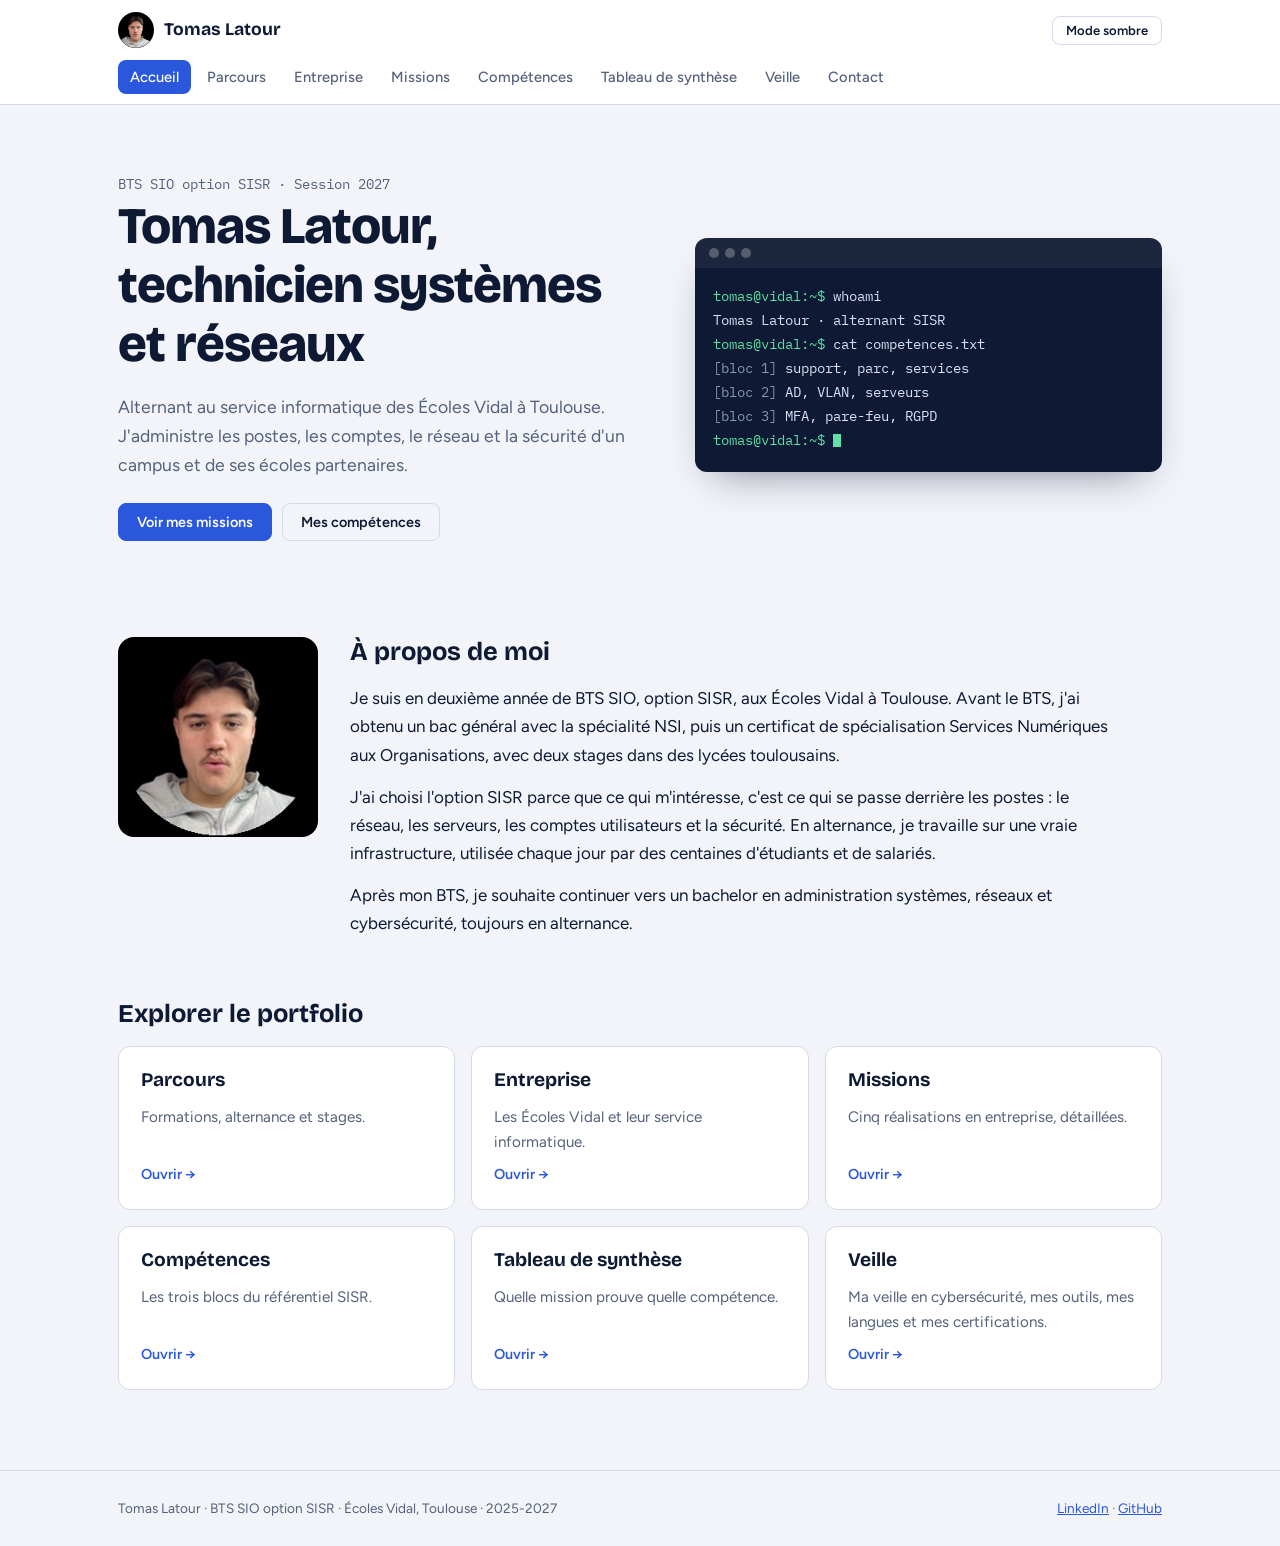
<file: index.html>
<!DOCTYPE html>
<html lang="fr">
<head>
<!-- ===== Réglages de la page (invisibles pour le visiteur) ===== -->
<meta charset="utf-8">
<meta name="viewport" content="width=device-width, initial-scale=1, viewport-fit=cover">
<meta name="description" content="Portfolio BTS SIO option SISR de Tomas Latour, alternant aux Écoles Vidal à Toulouse.">
<title>Portfolio Tomas Latour</title>
<meta name="claude:viewport-fit-sides" content="cover">
<!-- Les polices (Google Fonts) puis notre fichier de style commun -->
<link rel="preconnect" href="https://fonts.googleapis.com">
<link rel="stylesheet" href="https://fonts.googleapis.com/css2?family=Bricolage+Grotesque:opsz,wght@12..96,700;12..96,800&family=Figtree:wght@400;500;600&family=IBM+Plex+Mono:wght@400;500&display=swap">
<link rel="stylesheet" href="style.css">
</head>
<body>

<!-- ===== EN-TÊTE : le même sur toutes les pages ===== -->
<header class="entete">
  <div class="conteneur">
    <div class="entete-haut">
      <a class="marque" href="index.html"><img src="photo.jpg" alt="" width="36" height="36">Tomas Latour</a>
      <button class="bouton bouton-contour bouton-petit" id="bouton-theme" type="button">Mode sombre</button>
    </div>
    <!-- Le menu : la classe "actif" colore la page où l'on se trouve -->
    <nav class="menu">
      <a href="index.html" class="actif">Accueil</a>
      <a href="parcours.html">Parcours</a>
      <a href="entreprise.html">Entreprise</a>
      <a href="missions.html">Missions</a>
      <a href="competences.html">Compétences</a>
      <a href="synthese.html">Tableau de synthèse</a>
      <a href="veille.html">Veille</a>
      <a href="contact.html">Contact</a>
    </nav>
  </div>
</header>

<!-- ===== CONTENU DE LA PAGE ===== -->
<main class="conteneur">
  <!-- Haut de l'accueil : présentation + fenêtre de terminal -->
  <section class="accueil">
    <div>
      <span class="code">BTS SIO option SISR · Session 2027</span>
      <h1>Tomas Latour, technicien systèmes et réseaux</h1>
      <p>Alternant au service informatique des Écoles Vidal à Toulouse. J'administre les postes, les comptes, le réseau et la sécurité d'un campus et de ses écoles partenaires.</p>
      <div class="actions">
        <a class="bouton" href="missions.html">Voir mes missions</a>
        <a class="bouton bouton-contour" href="competences.html">Mes compétences</a>
      </div>
    </div>
    <div class="terminal" aria-label="Résumé du profil sous forme de terminal">
      <div class="terminal-barre"><span></span><span></span><span></span></div>
      <div class="terminal-corps">
        <div><span class="invite">tomas@vidal:~$</span> whoami</div>
        <div>Tomas Latour · alternant SISR</div>
        <div><span class="invite">tomas@vidal:~$</span> cat competences.txt</div>
        <div><span class="dim">[bloc 1]</span> support, parc, services</div>
        <div><span class="dim">[bloc 2]</span> AD, VLAN, serveurs</div>
        <div><span class="dim">[bloc 3]</span> MFA, pare-feu, RGPD</div>
        <div><span class="invite">tomas@vidal:~$</span> <span class="curseur"></span></div>
      </div>
    </div>
  </section>

  <!-- À propos de moi -->
  <section class="bloc-page apropos">
    <img src="photo.jpg" alt="Photo de Tomas Latour" width="200" height="200">
    <div>
      <h2>À propos de moi</h2>
      <p>Je suis en deuxième année de BTS SIO, option SISR, aux Écoles Vidal à Toulouse. Avant le BTS, j'ai obtenu un bac général avec la spécialité NSI, puis un certificat de spécialisation Services Numériques aux Organisations, avec deux stages dans des lycées toulousains.</p>
      <p>J'ai choisi l'option SISR parce que ce qui m'intéresse, c'est ce qui se passe derrière les postes : le réseau, les serveurs, les comptes utilisateurs et la sécurité. En alternance, je travaille sur une vraie infrastructure, utilisée chaque jour par des centaines d'étudiants et de salariés.</p>
      <p>Après mon BTS, je souhaite continuer vers un bachelor en administration systèmes, réseaux et cybersécurité, toujours en alternance.</p>
    </div>
  </section>

  <!-- Cartes vers les autres pages -->
  <section class="bloc-page">
    <h2>Explorer le portfolio</h2>
    <div class="grille">
      <a class="carte" href="parcours.html"><h3>Parcours</h3><p>Formations, alternance et stages.</p><span class="fleche">Ouvrir →</span></a>
      <a class="carte" href="entreprise.html"><h3>Entreprise</h3><p>Les Écoles Vidal et leur service informatique.</p><span class="fleche">Ouvrir →</span></a>
      <a class="carte" href="missions.html"><h3>Missions</h3><p>Cinq réalisations en entreprise, détaillées.</p><span class="fleche">Ouvrir →</span></a>
      <a class="carte" href="competences.html"><h3>Compétences</h3><p>Les trois blocs du référentiel SISR.</p><span class="fleche">Ouvrir →</span></a>
      <a class="carte" href="synthese.html"><h3>Tableau de synthèse</h3><p>Quelle mission prouve quelle compétence.</p><span class="fleche">Ouvrir →</span></a>
      <a class="carte" href="veille.html"><h3>Veille</h3><p>Ma veille en cybersécurité, mes outils, mes langues et mes certifications.</p><span class="fleche">Ouvrir →</span></a>
    </div>
  </section>
</main>

<!-- ===== PIED DE PAGE ===== -->
<footer>
  <div class="conteneur pied">
    <span>Tomas Latour · BTS SIO option SISR · Écoles Vidal, Toulouse · 2025-2027</span>
    <span><a href="https://www.linkedin.com/in/tomas-latour-89b52a328/" target="_blank" rel="noopener">LinkedIn</a> · <a href="https://github.com/Tomas090405" target="_blank" rel="noopener">GitHub</a></span>
  </div>
</footer>

<script src="script.js"></script>
</body>
</html>
</file>
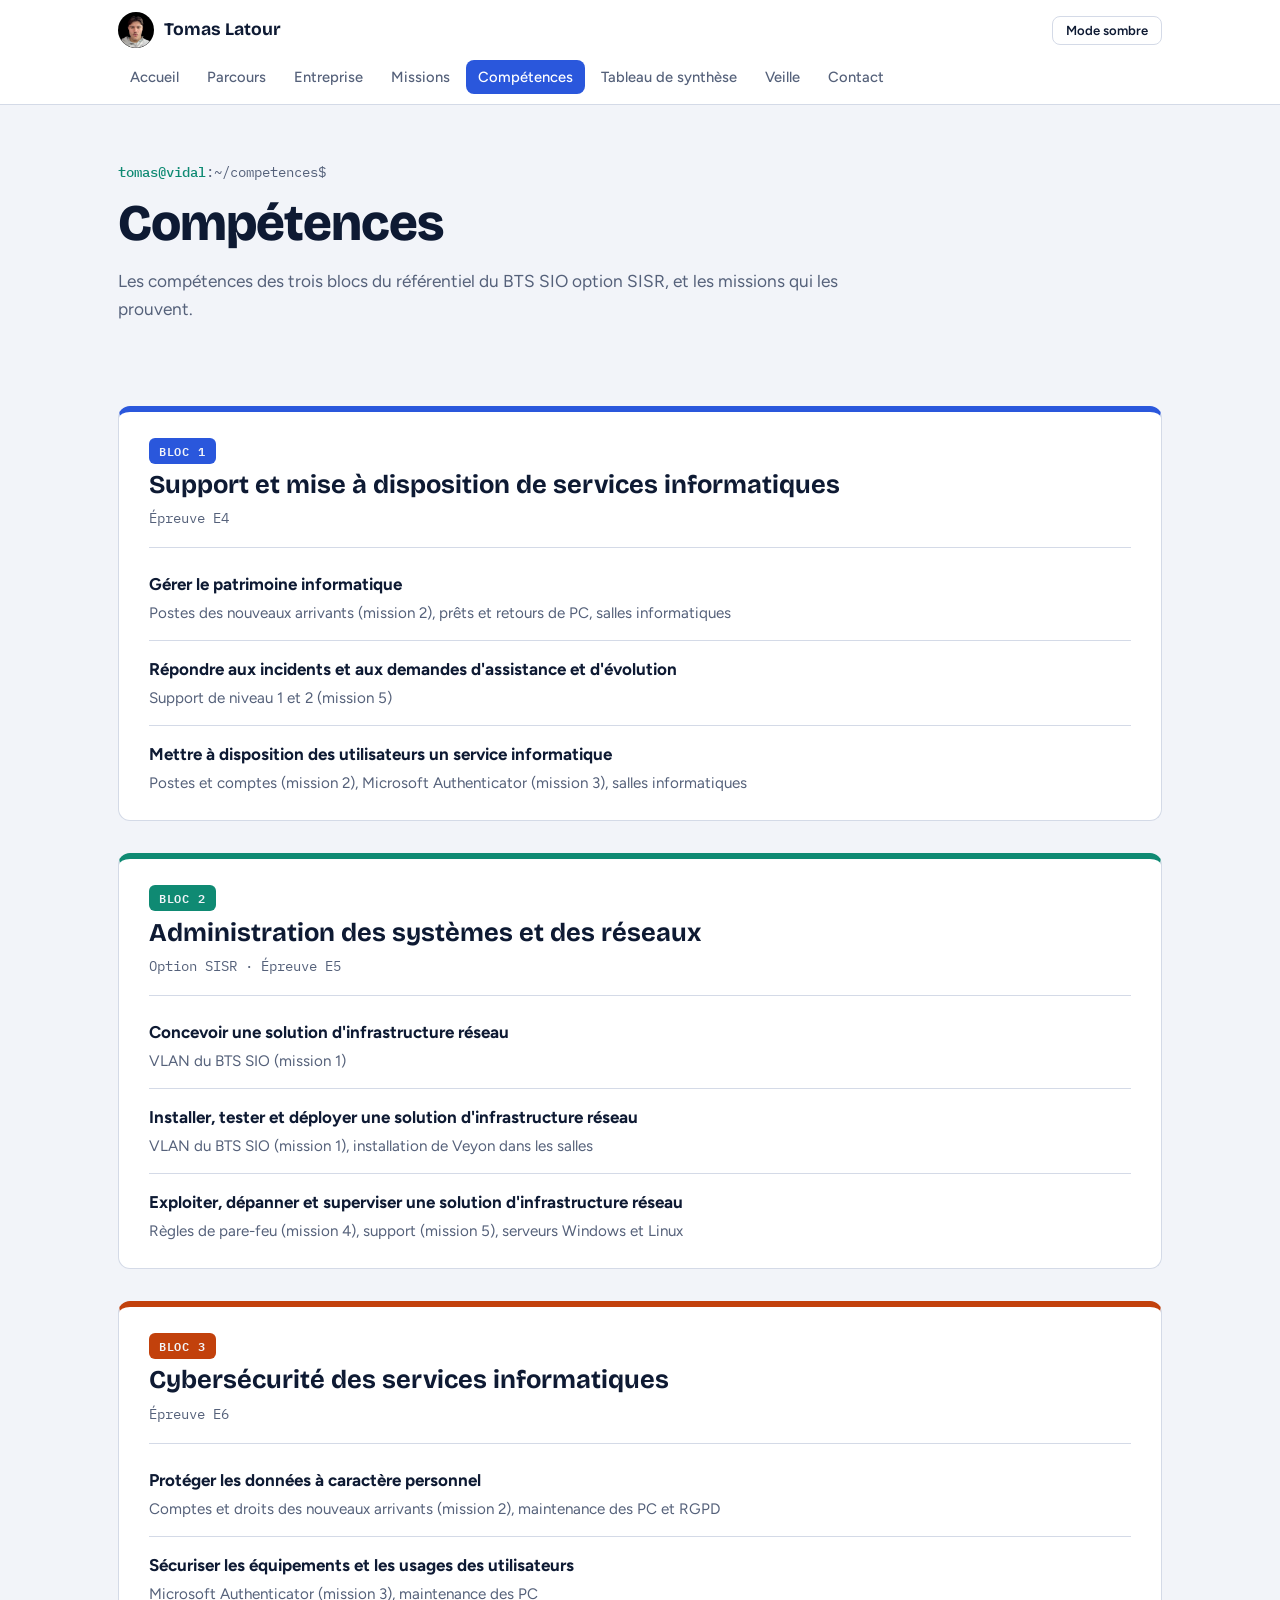
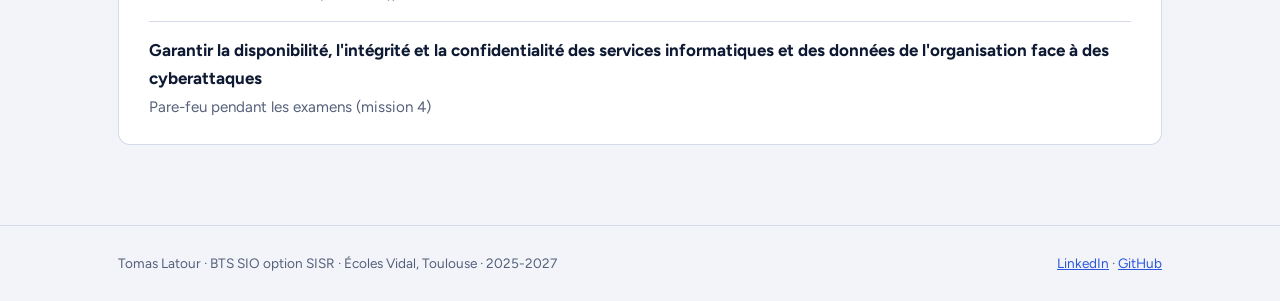
<file: competences.html>
<!DOCTYPE html>
<html lang="fr">
<head>
<!-- ===== Réglages de la page (invisibles pour le visiteur) ===== -->
<meta charset="utf-8">
<meta name="viewport" content="width=device-width, initial-scale=1, viewport-fit=cover">
<meta name="description" content="Portfolio BTS SIO option SISR de Tomas Latour, alternant aux Écoles Vidal à Toulouse.">
<title>Compétences · Tomas Latour</title>
<meta name="claude:viewport-fit-sides" content="cover">
<!-- Les polices (Google Fonts) puis notre fichier de style commun -->
<link rel="preconnect" href="https://fonts.googleapis.com">
<link rel="stylesheet" href="https://fonts.googleapis.com/css2?family=Bricolage+Grotesque:opsz,wght@12..96,700;12..96,800&family=Figtree:wght@400;500;600&family=IBM+Plex+Mono:wght@400;500&display=swap">
<link rel="stylesheet" href="style.css">
</head>
<body>

<!-- ===== EN-TÊTE : le même sur toutes les pages ===== -->
<header class="entete">
  <div class="conteneur">
    <div class="entete-haut">
      <a class="marque" href="index.html"><img src="photo.jpg" alt="" width="36" height="36">Tomas Latour</a>
      <button class="bouton bouton-contour bouton-petit" id="bouton-theme" type="button">Mode sombre</button>
    </div>
    <!-- Le menu : la classe "actif" colore la page où l'on se trouve -->
    <nav class="menu">
      <a href="index.html">Accueil</a>
      <a href="parcours.html">Parcours</a>
      <a href="entreprise.html">Entreprise</a>
      <a href="missions.html">Missions</a>
      <a href="competences.html" class="actif">Compétences</a>
      <a href="synthese.html">Tableau de synthèse</a>
      <a href="veille.html">Veille</a>
      <a href="contact.html">Contact</a>
    </nav>
  </div>
</header>

<!-- ===== CONTENU DE LA PAGE ===== -->
<main class="conteneur">
  <!-- Titre de la page -->
  <div class="haut-page">
    <span class="code"><b>tomas@vidal</b>:~/competences$</span>
    <h1>Compétences</h1>
    <p>Les compétences des trois blocs du référentiel du BTS SIO option SISR, et les missions qui les prouvent.</p>
  </div>
  <!-- ===== BLOC 1 ===== -->
  <section class="bloc-ref b1">
    <div class="bloc-ref-haut">
      <span class="bloc-numero">Bloc 1</span>
      <h2>Support et mise à disposition de services informatiques</h2>
      <span class="code">Épreuve E4</span>
    </div>
      <div class="competence"><strong>Gérer le patrimoine informatique</strong><span>Postes des nouveaux arrivants (mission 2), prêts et retours de PC, salles informatiques</span></div>
      <div class="competence"><strong>Répondre aux incidents et aux demandes d'assistance et d'évolution</strong><span>Support de niveau 1 et 2 (mission 5)</span></div>
      <div class="competence"><strong>Mettre à disposition des utilisateurs un service informatique</strong><span>Postes et comptes (mission 2), Microsoft Authenticator (mission 3), salles informatiques</span></div>
  </section>
  <!-- ===== BLOC 2 ===== -->
  <section class="bloc-ref b2">
    <div class="bloc-ref-haut">
      <span class="bloc-numero">Bloc 2</span>
      <h2>Administration des systèmes et des réseaux</h2>
      <span class="code">Option SISR · Épreuve E5</span>
    </div>
      <div class="competence"><strong>Concevoir une solution d'infrastructure réseau</strong><span>VLAN du BTS SIO (mission 1)</span></div>
      <div class="competence"><strong>Installer, tester et déployer une solution d'infrastructure réseau</strong><span>VLAN du BTS SIO (mission 1), installation de Veyon dans les salles</span></div>
      <div class="competence"><strong>Exploiter, dépanner et superviser une solution d'infrastructure réseau</strong><span>Règles de pare-feu (mission 4), support (mission 5), serveurs Windows et Linux</span></div>
  </section>
  <!-- ===== BLOC 3 ===== -->
  <section class="bloc-ref b3">
    <div class="bloc-ref-haut">
      <span class="bloc-numero">Bloc 3</span>
      <h2>Cybersécurité des services informatiques</h2>
      <span class="code">Épreuve E6</span>
    </div>
      <div class="competence"><strong>Protéger les données à caractère personnel</strong><span>Comptes et droits des nouveaux arrivants (mission 2), maintenance des PC et RGPD</span></div>
      <div class="competence"><strong>Sécuriser les équipements et les usages des utilisateurs</strong><span>Microsoft Authenticator (mission 3), maintenance des PC</span></div>
      <div class="competence"><strong>Garantir la disponibilité, l'intégrité et la confidentialité des services informatiques et des données de l'organisation face à des cyberattaques</strong><span>Pare-feu pendant les examens (mission 4)</span></div>
  </section>
</main>

<!-- ===== PIED DE PAGE ===== -->
<footer>
  <div class="conteneur pied">
    <span>Tomas Latour · BTS SIO option SISR · Écoles Vidal, Toulouse · 2025-2027</span>
    <span><a href="https://www.linkedin.com/in/tomas-latour-89b52a328/" target="_blank" rel="noopener">LinkedIn</a> · <a href="https://github.com/Tomas090405" target="_blank" rel="noopener">GitHub</a></span>
  </div>
</footer>

<script src="script.js"></script>
</body>
</html>
</file>
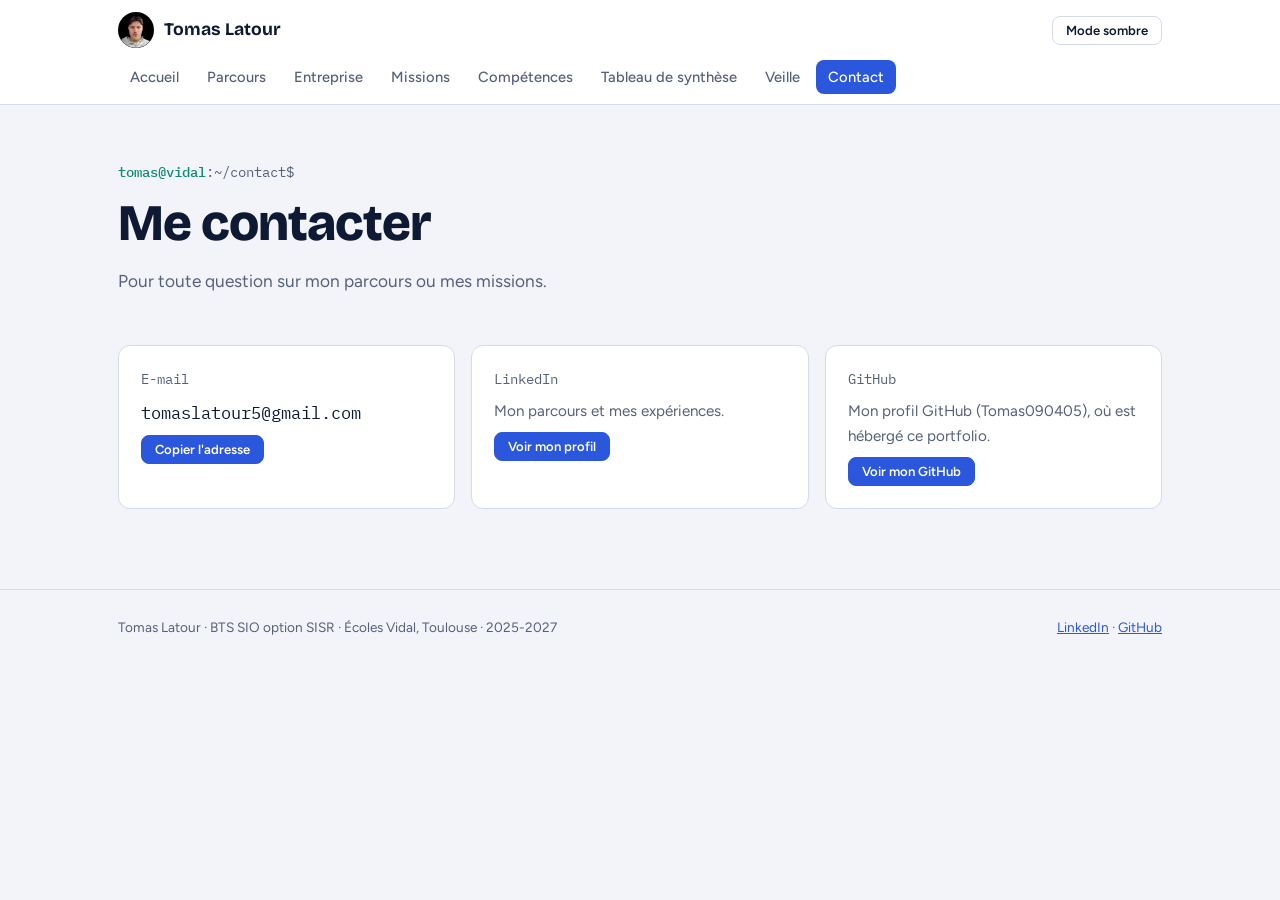
<file: contact.html>
<!DOCTYPE html>
<html lang="fr">
<head>
<!-- ===== Réglages de la page (invisibles pour le visiteur) ===== -->
<meta charset="utf-8">
<meta name="viewport" content="width=device-width, initial-scale=1, viewport-fit=cover">
<meta name="description" content="Portfolio BTS SIO option SISR de Tomas Latour, alternant aux Écoles Vidal à Toulouse.">
<title>Contact · Tomas Latour</title>
<meta name="claude:viewport-fit-sides" content="cover">
<!-- Les polices (Google Fonts) puis notre fichier de style commun -->
<link rel="preconnect" href="https://fonts.googleapis.com">
<link rel="stylesheet" href="https://fonts.googleapis.com/css2?family=Bricolage+Grotesque:opsz,wght@12..96,700;12..96,800&family=Figtree:wght@400;500;600&family=IBM+Plex+Mono:wght@400;500&display=swap">
<link rel="stylesheet" href="style.css">
</head>
<body>

<!-- ===== EN-TÊTE : le même sur toutes les pages ===== -->
<header class="entete">
  <div class="conteneur">
    <div class="entete-haut">
      <a class="marque" href="index.html"><img src="photo.jpg" alt="" width="36" height="36">Tomas Latour</a>
      <button class="bouton bouton-contour bouton-petit" id="bouton-theme" type="button">Mode sombre</button>
    </div>
    <!-- Le menu : la classe "actif" colore la page où l'on se trouve -->
    <nav class="menu">
      <a href="index.html">Accueil</a>
      <a href="parcours.html">Parcours</a>
      <a href="entreprise.html">Entreprise</a>
      <a href="missions.html">Missions</a>
      <a href="competences.html">Compétences</a>
      <a href="synthese.html">Tableau de synthèse</a>
      <a href="veille.html">Veille</a>
      <a href="contact.html" class="actif">Contact</a>
    </nav>
  </div>
</header>

<!-- ===== CONTENU DE LA PAGE ===== -->
<main class="conteneur">
  <!-- Titre de la page -->
  <div class="haut-page">
    <span class="code"><b>tomas@vidal</b>:~/contact$</span>
    <h1>Me contacter</h1>
    <p>Pour toute question sur mon parcours ou mes missions.</p>
  </div>

  <section class="grille">
    <div class="carte">
      <span class="code">E-mail</span>
      <span id="email" style="font-family: var(--police-code); user-select: all;">tomaslatour5@gmail.com</span>
      <button class="bouton bouton-petit" id="bouton-copier" type="button" style="align-self: flex-start;">Copier l'adresse</button>
    </div>
    <div class="carte">
      <span class="code">LinkedIn</span>
      <p>Mon parcours et mes expériences.</p>
      <a class="bouton bouton-petit" href="https://www.linkedin.com/in/tomas-latour-89b52a328/" target="_blank" rel="noopener" style="align-self: flex-start;">Voir mon profil</a>
    </div>
    <div class="carte">
      <span class="code">GitHub</span>
      <p>Mon profil GitHub (Tomas090405), où est hébergé ce portfolio.</p>
      <a class="bouton bouton-petit" href="https://github.com/Tomas090405" target="_blank" rel="noopener" style="align-self: flex-start;">Voir mon GitHub</a>
    </div>
  </section>
</main>

<!-- ===== PIED DE PAGE ===== -->
<footer>
  <div class="conteneur pied">
    <span>Tomas Latour · BTS SIO option SISR · Écoles Vidal, Toulouse · 2025-2027</span>
    <span><a href="https://www.linkedin.com/in/tomas-latour-89b52a328/" target="_blank" rel="noopener">LinkedIn</a> · <a href="https://github.com/Tomas090405" target="_blank" rel="noopener">GitHub</a></span>
  </div>
</footer>

<script src="script.js"></script>
</body>
</html>
</file>
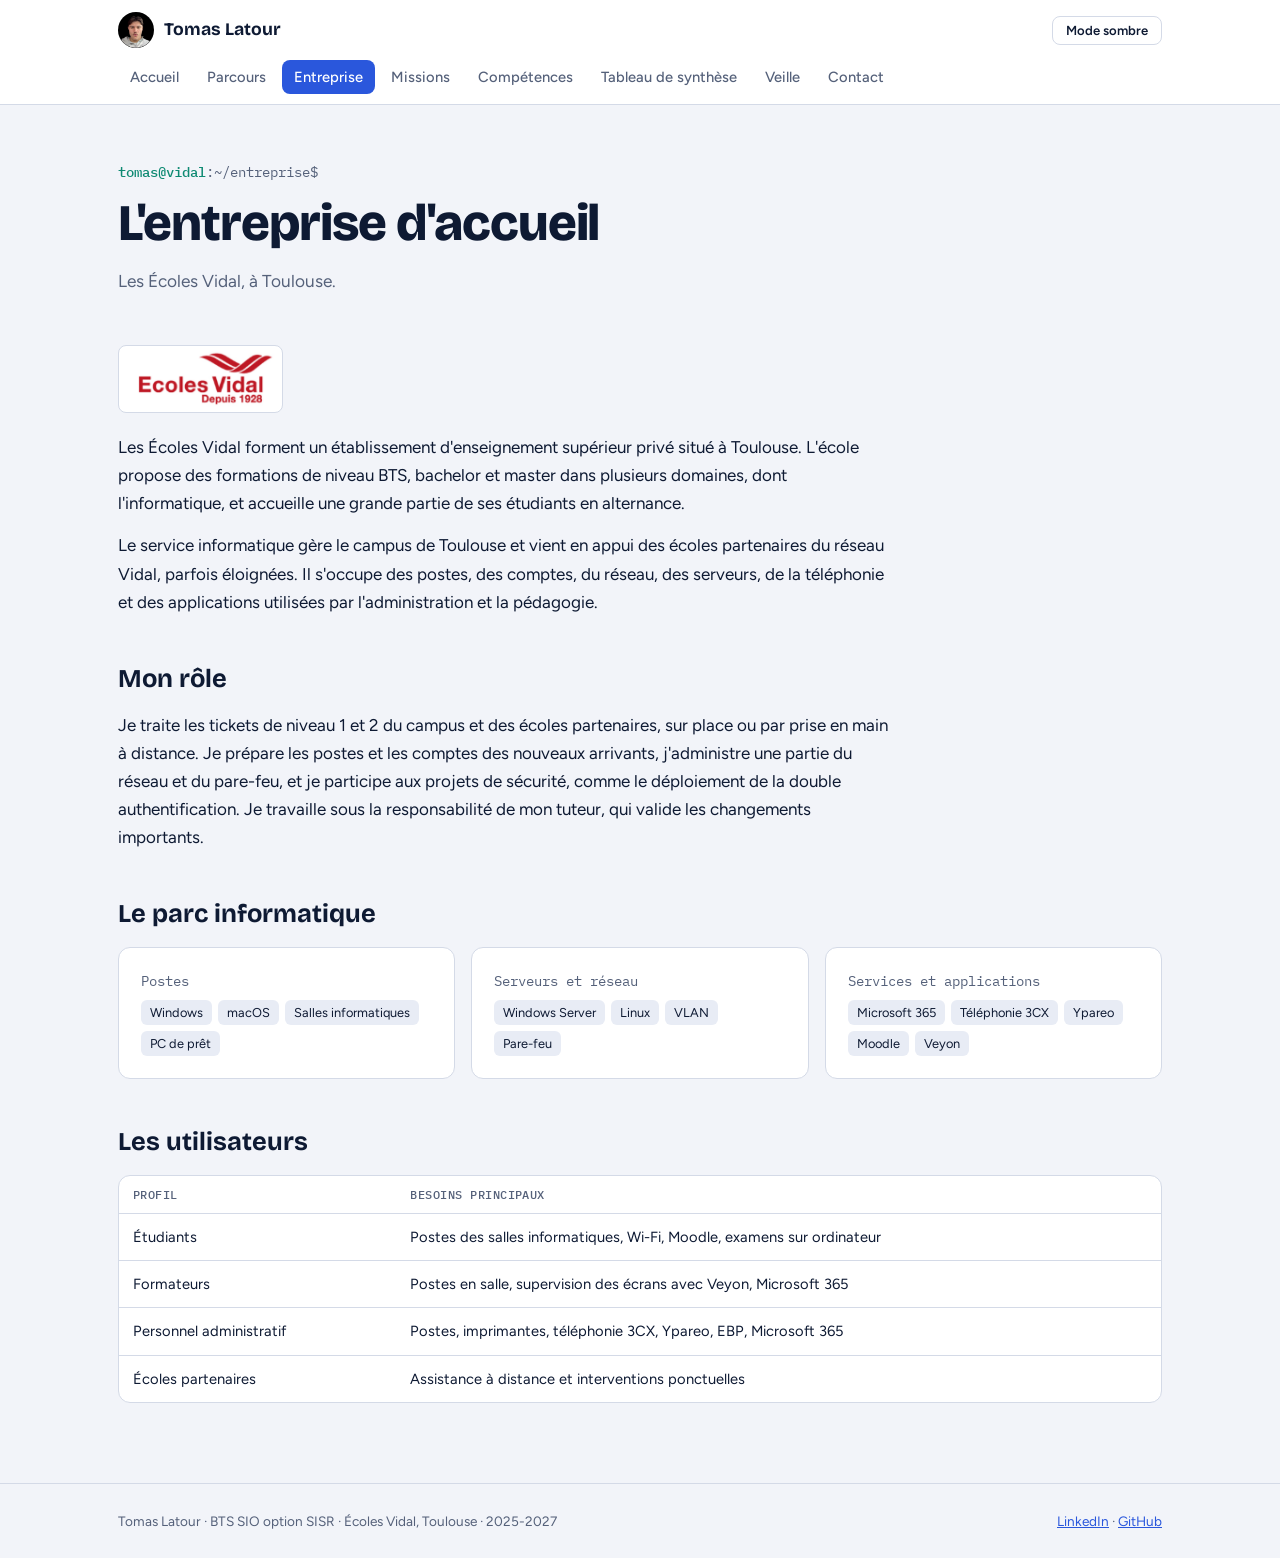
<file: entreprise.html>
<!DOCTYPE html>
<html lang="fr">
<head>
<!-- ===== Réglages de la page (invisibles pour le visiteur) ===== -->
<meta charset="utf-8">
<meta name="viewport" content="width=device-width, initial-scale=1, viewport-fit=cover">
<meta name="description" content="Portfolio BTS SIO option SISR de Tomas Latour, alternant aux Écoles Vidal à Toulouse.">
<title>Entreprise · Tomas Latour</title>
<meta name="claude:viewport-fit-sides" content="cover">
<!-- Les polices (Google Fonts) puis notre fichier de style commun -->
<link rel="preconnect" href="https://fonts.googleapis.com">
<link rel="stylesheet" href="https://fonts.googleapis.com/css2?family=Bricolage+Grotesque:opsz,wght@12..96,700;12..96,800&family=Figtree:wght@400;500;600&family=IBM+Plex+Mono:wght@400;500&display=swap">
<link rel="stylesheet" href="style.css">
</head>
<body>

<!-- ===== EN-TÊTE : le même sur toutes les pages ===== -->
<header class="entete">
  <div class="conteneur">
    <div class="entete-haut">
      <a class="marque" href="index.html"><img src="photo.jpg" alt="" width="36" height="36">Tomas Latour</a>
      <button class="bouton bouton-contour bouton-petit" id="bouton-theme" type="button">Mode sombre</button>
    </div>
    <!-- Le menu : la classe "actif" colore la page où l'on se trouve -->
    <nav class="menu">
      <a href="index.html">Accueil</a>
      <a href="parcours.html">Parcours</a>
      <a href="entreprise.html" class="actif">Entreprise</a>
      <a href="missions.html">Missions</a>
      <a href="competences.html">Compétences</a>
      <a href="synthese.html">Tableau de synthèse</a>
      <a href="veille.html">Veille</a>
      <a href="contact.html">Contact</a>
    </nav>
  </div>
</header>

<!-- ===== CONTENU DE LA PAGE ===== -->
<main class="conteneur">
  <!-- Titre de la page -->
  <div class="haut-page">
    <span class="code"><b>tomas@vidal</b>:~/entreprise$</span>
    <h1>L'entreprise d'accueil</h1>
    <p>Les Écoles Vidal, à Toulouse.</p>
  </div>

  <section>
    <img class="logo-ecole logo-grand" src="logo-vidal.png" alt="Logo des Écoles Vidal" width="165" height="62">
    <p>Les Écoles Vidal forment un établissement d'enseignement supérieur privé situé à Toulouse. L'école propose des formations de niveau BTS, bachelor et master dans plusieurs domaines, dont l'informatique, et accueille une grande partie de ses étudiants en alternance.</p>
    <p>Le service informatique gère le campus de Toulouse et vient en appui des écoles partenaires du réseau Vidal, parfois éloignées. Il s'occupe des postes, des comptes, du réseau, des serveurs, de la téléphonie et des applications utilisées par l'administration et la pédagogie.</p>
  </section>

  <section class="bloc-page">
    <h2>Mon rôle</h2>
    <p>Je traite les tickets de niveau 1 et 2 du campus et des écoles partenaires, sur place ou par prise en main à distance. Je prépare les postes et les comptes des nouveaux arrivants, j'administre une partie du réseau et du pare-feu, et je participe aux projets de sécurité, comme le déploiement de la double authentification. Je travaille sous la responsabilité de mon tuteur, qui valide les changements importants.</p>
  </section>

  <section class="bloc-page">
    <h2>Le parc informatique</h2>
    <div class="grille">
      <div class="carte"><span class="code">Postes</span><div class="puces"><span class="puce">Windows</span><span class="puce">macOS</span><span class="puce">Salles informatiques</span><span class="puce">PC de prêt</span></div></div>
      <div class="carte"><span class="code">Serveurs et réseau</span><div class="puces"><span class="puce">Windows Server</span><span class="puce">Linux</span><span class="puce">VLAN</span><span class="puce">Pare-feu</span></div></div>
      <div class="carte"><span class="code">Services et applications</span><div class="puces"><span class="puce">Microsoft 365</span><span class="puce">Téléphonie 3CX</span><span class="puce">Ypareo</span><span class="puce">Moodle</span><span class="puce">Veyon</span></div></div>
    </div>
  </section>

  <section class="bloc-page">
    <h2>Les utilisateurs</h2>
    <div class="tableau">
      <table>
        <tr><th>Profil</th><th>Besoins principaux</th></tr>
        <tr><td>Étudiants</td><td>Postes des salles informatiques, Wi-Fi, Moodle, examens sur ordinateur</td></tr>
        <tr><td>Formateurs</td><td>Postes en salle, supervision des écrans avec Veyon, Microsoft 365</td></tr>
        <tr><td>Personnel administratif</td><td>Postes, imprimantes, téléphonie 3CX, Ypareo, EBP, Microsoft 365</td></tr>
        <tr><td>Écoles partenaires</td><td>Assistance à distance et interventions ponctuelles</td></tr>
      </table>
    </div>
  </section>
</main>

<!-- ===== PIED DE PAGE ===== -->
<footer>
  <div class="conteneur pied">
    <span>Tomas Latour · BTS SIO option SISR · Écoles Vidal, Toulouse · 2025-2027</span>
    <span><a href="https://www.linkedin.com/in/tomas-latour-89b52a328/" target="_blank" rel="noopener">LinkedIn</a> · <a href="https://github.com/Tomas090405" target="_blank" rel="noopener">GitHub</a></span>
  </div>
</footer>

<script src="script.js"></script>
</body>
</html>
</file>
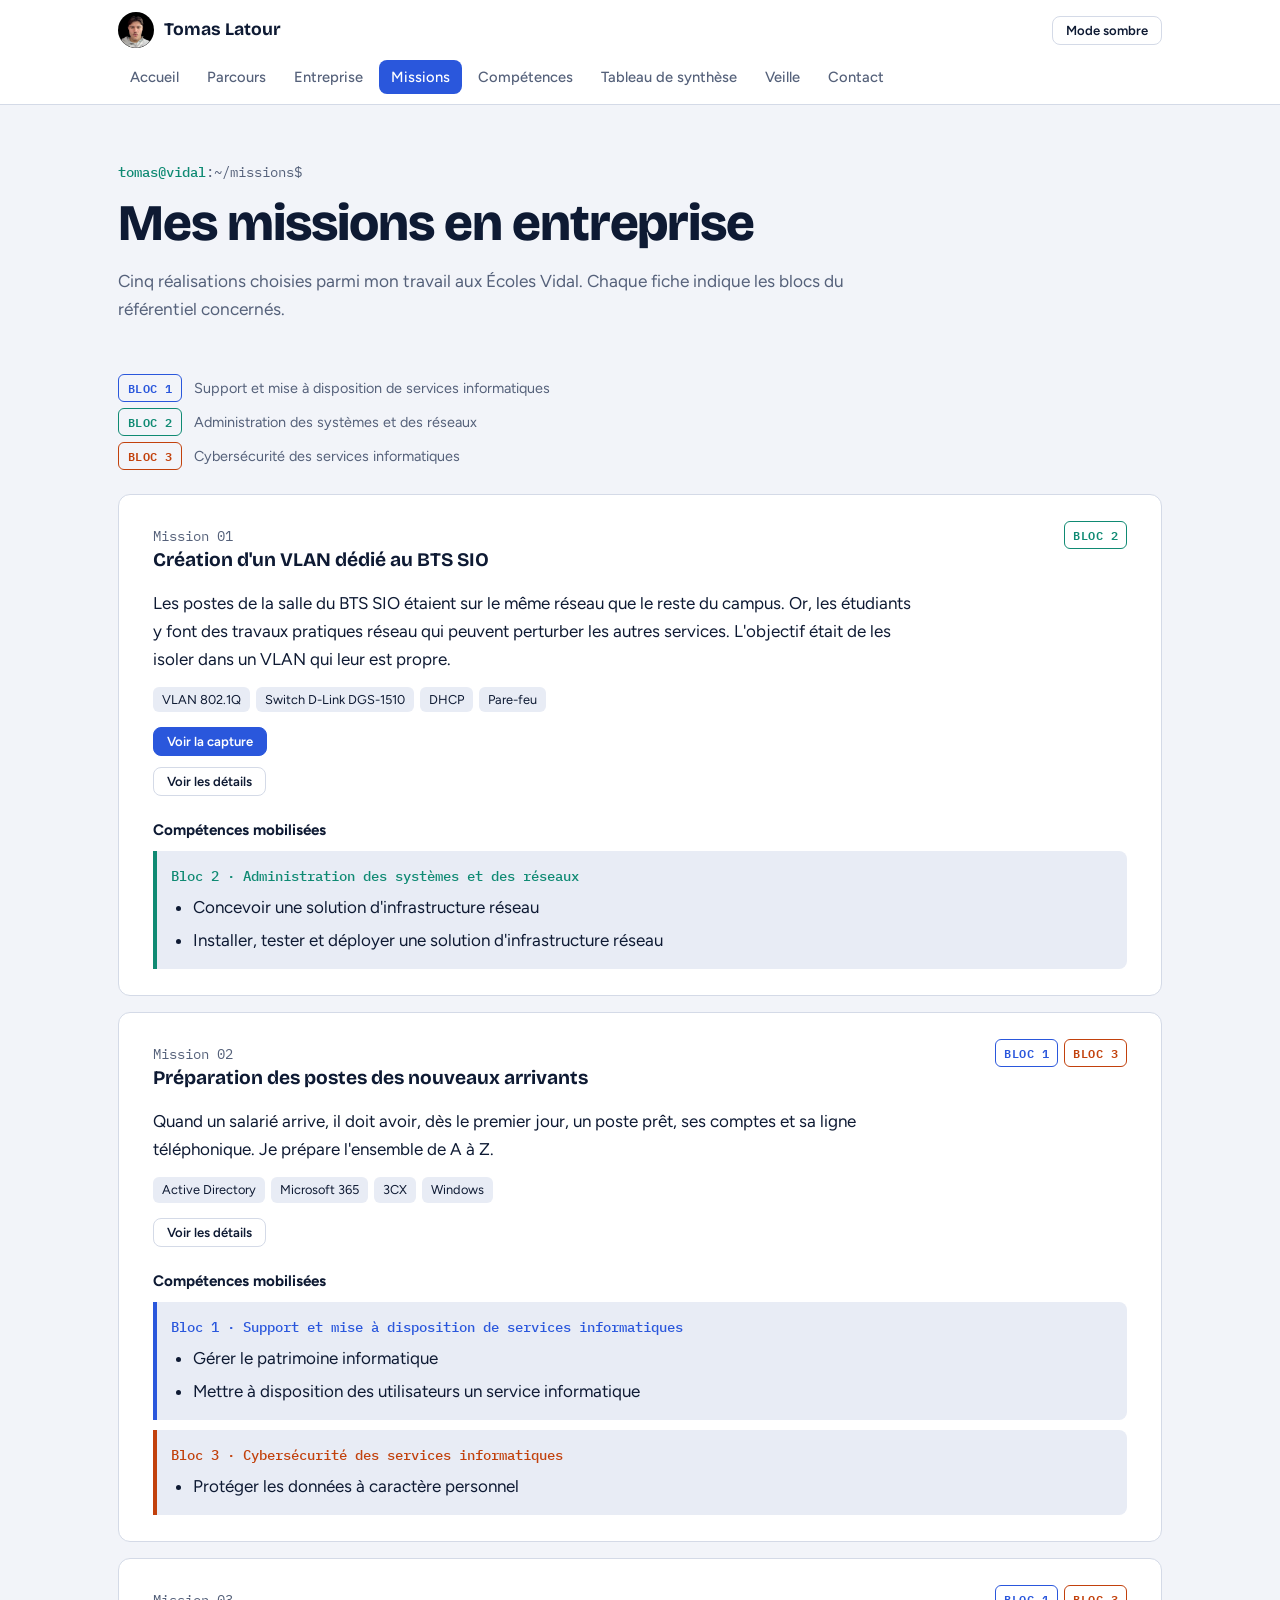
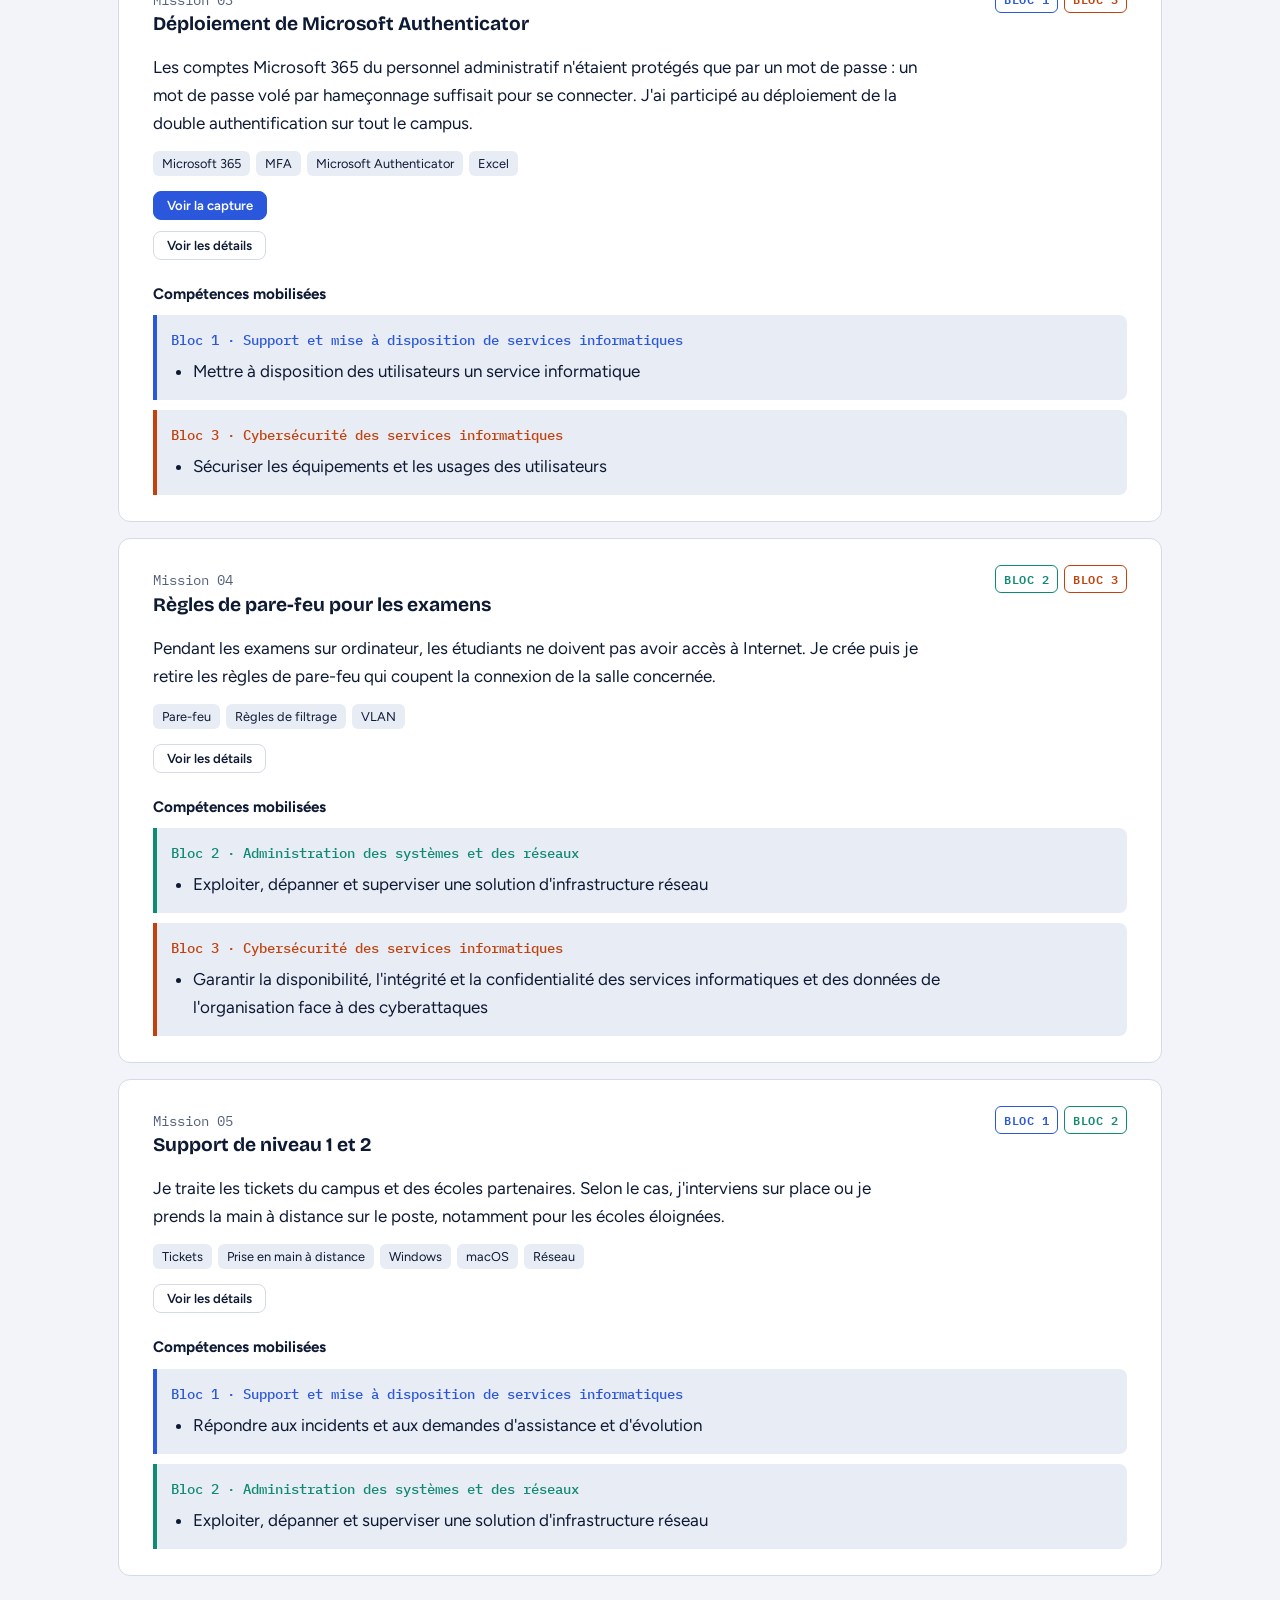
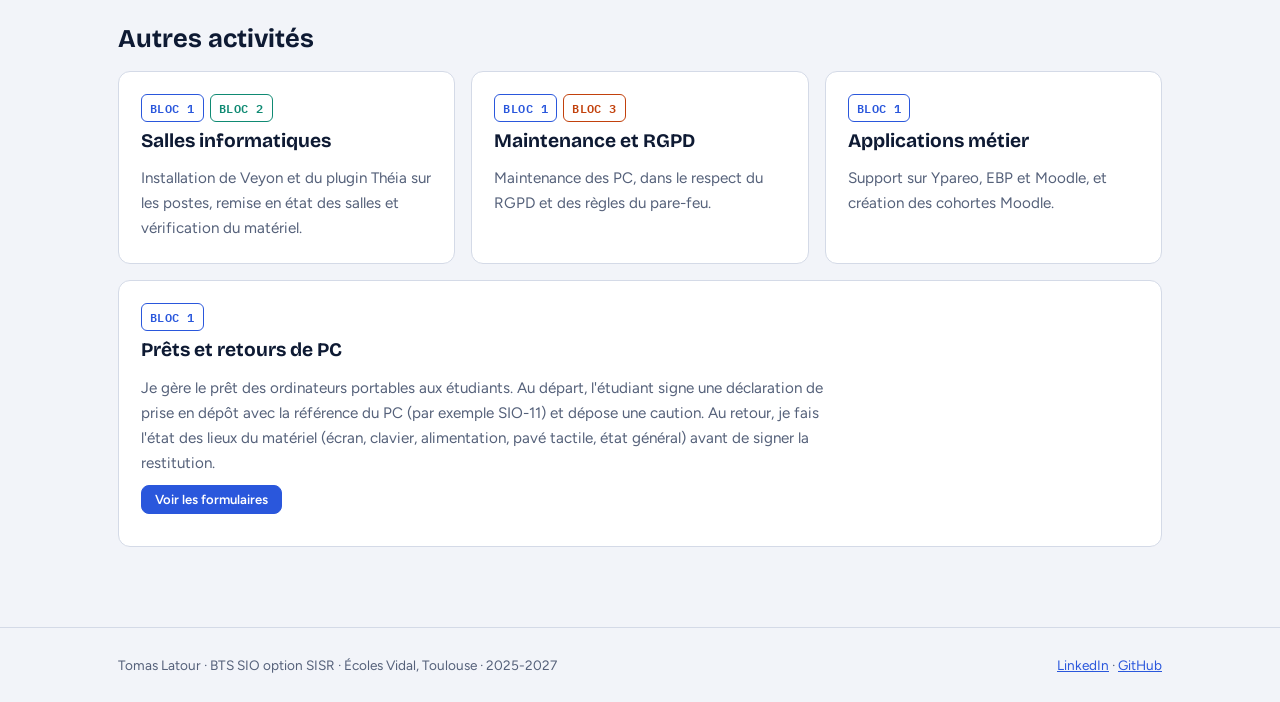
<file: missions.html>
<!DOCTYPE html>
<html lang="fr">
<head>
<!-- ===== Réglages de la page (invisibles pour le visiteur) ===== -->
<meta charset="utf-8">
<meta name="viewport" content="width=device-width, initial-scale=1, viewport-fit=cover">
<meta name="description" content="Portfolio BTS SIO option SISR de Tomas Latour, alternant aux Écoles Vidal à Toulouse.">
<title>Missions · Tomas Latour</title>
<meta name="claude:viewport-fit-sides" content="cover">
<!-- Les polices (Google Fonts) puis notre fichier de style commun -->
<link rel="preconnect" href="https://fonts.googleapis.com">
<link rel="stylesheet" href="https://fonts.googleapis.com/css2?family=Bricolage+Grotesque:opsz,wght@12..96,700;12..96,800&family=Figtree:wght@400;500;600&family=IBM+Plex+Mono:wght@400;500&display=swap">
<link rel="stylesheet" href="style.css">
</head>
<body>

<!-- ===== EN-TÊTE : le même sur toutes les pages ===== -->
<header class="entete">
  <div class="conteneur">
    <div class="entete-haut">
      <a class="marque" href="index.html"><img src="photo.jpg" alt="" width="36" height="36">Tomas Latour</a>
      <button class="bouton bouton-contour bouton-petit" id="bouton-theme" type="button">Mode sombre</button>
    </div>
    <!-- Le menu : la classe "actif" colore la page où l'on se trouve -->
    <nav class="menu">
      <a href="index.html">Accueil</a>
      <a href="parcours.html">Parcours</a>
      <a href="entreprise.html">Entreprise</a>
      <a href="missions.html" class="actif">Missions</a>
      <a href="competences.html">Compétences</a>
      <a href="synthese.html">Tableau de synthèse</a>
      <a href="veille.html">Veille</a>
      <a href="contact.html">Contact</a>
    </nav>
  </div>
</header>

<!-- ===== CONTENU DE LA PAGE ===== -->
<main class="conteneur">
  <!-- Titre de la page -->
  <div class="haut-page">
    <span class="code"><b>tomas@vidal</b>:~/missions$</span>
    <h1>Mes missions en entreprise</h1>
    <p>Cinq réalisations choisies parmi mon travail aux Écoles Vidal. Chaque fiche indique les blocs du référentiel concernés.</p>
  </div>

  <!-- Légende des couleurs des blocs -->
  <div class="legende">
    <div><span class="bloc b1">Bloc 1</span> Support et mise à disposition de services informatiques</div>
    <div><span class="bloc b2">Bloc 2</span> Administration des systèmes et des réseaux</div>
    <div><span class="bloc b3">Bloc 3</span> Cybersécurité des services informatiques</div>
  </div>

  <section>
    <div class="missions">
      <!-- ===== MISSION 1 ===== -->
      <article class="mission" id="vlan">
        <div class="mission-haut">
          <div><span class="code">Mission 01</span><h3>Création d'un VLAN dédié au BTS SIO</h3></div>
          <div class="blocs"><span class="bloc b2">Bloc 2</span></div>
        </div>
        <p>Les postes de la salle du BTS SIO étaient sur le même réseau que le reste du campus. Or, les étudiants y font des travaux pratiques réseau qui peuvent perturber les autres services. L'objectif était de les isoler dans un VLAN qui leur est propre.</p>
        <div class="puces"><span class="puce">VLAN 802.1Q</span><span class="puce">Switch D-Link DGS-1510</span><span class="puce">DHCP</span><span class="puce">Pare-feu</span></div>
        <details class="details details-image">
          <summary class="bouton bouton-petit"><span class="voir">Voir la capture</span><span class="masquer">Masquer la capture</span></summary>
          <figure class="capture">
            <a href="mission1-vlan.jpg" target="_blank" rel="noopener"><img src="mission1-vlan.jpg" alt="Page 802.1Q VLAN du switch avec le VLAN 50 BTS_SIO" loading="lazy"></a>
            <figcaption>Le VLAN 50 « BTS_SIO » dans l'interface du switch D-Link DGS-1510-52X (informations sensibles masquées).</figcaption>
          </figure>
        </details>
        <!-- <details> : bloc qui s'ouvre et se ferme au clic sur <summary> -->
        <details class="details">
          <summary class="bouton bouton-contour bouton-petit"><span class="voir">Voir les détails</span><span class="masquer">Masquer les détails</span></summary>
          <div class="details-contenu">
          <h4>Environnement technique</h4>
          <ul>
            <li>Switch D-Link DGS-1510-52X, configuré par son interface web</li>
            <li>Serveur DHCP</li>
            <li>Pare-feu de l'école</li>
          </ul>
          <h4>Étapes de réalisation</h4>
          <ol>
            <li><strong>Analyse :</strong> repérage des prises et des ports de switch utilisés par la salle du BTS SIO.</li>
            <li><strong>Conception :</strong> choix du numéro de VLAN et de la plage d'adresses IP, validé avec mon tuteur.</li>
            <li><strong>Configuration du switch :</strong> création du VLAN 50 nommé « BTS_SIO » (norme 802.1Q), port 1/0/11 en membre non étiqueté (accès) et port 1/0/49 en membre étiqueté (lien trunk).</li>
            <li><strong>Adressage :</strong> création d'une étendue DHCP pour ce VLAN.</li>
            <li><strong>Filtrage :</strong> règles sur le pare-feu pour autoriser Internet et bloquer l'accès aux réseaux administratifs.</li>
            <li><strong>Tests et documentation :</strong> vérification de l'adresse reçue par chaque poste et mise à jour du schéma réseau.</li>
          </ol>
          <h4>Difficulté rencontrée</h4>
          <div class="difficulte"><strong>Certains postes gardaient leur ancienne adresse IP après le changement.</strong>Ils avaient encore un bail DHCP de l'ancien réseau. J'ai forcé le renouvellement avec les commandes ipconfig /release puis ipconfig /renew.</div>
          </div>
        </details>
        <h4>Compétences mobilisées</h4>
        <div class="comp-blocs">
          <div class="comp-bloc b2"><span class="code">Bloc 2 · Administration des systèmes et des réseaux</span><ul><li>Concevoir une solution d'infrastructure réseau</li><li>Installer, tester et déployer une solution d'infrastructure réseau</li></ul></div>
        </div>
      </article>
      <!-- ===== MISSION 2 ===== -->
      <article class="mission" id="arrivee">
        <div class="mission-haut">
          <div><span class="code">Mission 02</span><h3>Préparation des postes des nouveaux arrivants</h3></div>
          <div class="blocs"><span class="bloc b1">Bloc 1</span><span class="bloc b3">Bloc 3</span></div>
        </div>
        <p>Quand un salarié arrive, il doit avoir, dès le premier jour, un poste prêt, ses comptes et sa ligne téléphonique. Je prépare l'ensemble de A à Z.</p>
        <div class="puces"><span class="puce">Active Directory</span><span class="puce">Microsoft 365</span><span class="puce">3CX</span><span class="puce">Windows</span></div>
        <!-- <details> : bloc qui s'ouvre et se ferme au clic sur <summary> -->
        <details class="details">
          <summary class="bouton bouton-contour bouton-petit"><span class="voir">Voir les détails</span><span class="masquer">Masquer les détails</span></summary>
          <div class="details-contenu">
          <h4>Environnement technique</h4>
          <ul>
            <li>Active Directory</li>
            <li>Centre d'administration Microsoft 365</li>
            <li>Console d'administration 3CX (téléphonie)</li>
            <li>Postes Windows</li>
          </ul>
          <h4>Étapes de réalisation</h4>
          <ol>
            <li><strong>Compte Active Directory :</strong> création dans la bonne unité d'organisation et ajout aux groupes du service.</li>
            <li><strong>Compte Microsoft 365 :</strong> création du compte, attribution de la licence et de la boîte mail.</li>
            <li><strong>Téléphonie :</strong> création de l'extension 3CX et attribution d'un numéro.</li>
            <li><strong>Poste de travail :</strong> préparation de l'ordinateur, installation des logiciels du service et inventaire.</li>
            <li><strong>Remise :</strong> premier démarrage avec le salarié et explication des règles de mot de passe.</li>
          </ol>
          <h4>Difficulté rencontrée</h4>
          <div class="difficulte"><strong>Un nouveau compte n'avait pas accès aux mêmes ressources que ses collègues.</strong>Il manquait l'ajout à un groupe. Depuis, je compare les groupes avec ceux d'un collègue du même service avant de remettre le poste.</div>
          </div>
        </details>
        <h4>Compétences mobilisées</h4>
        <div class="comp-blocs">
          <div class="comp-bloc b1"><span class="code">Bloc 1 · Support et mise à disposition de services informatiques</span><ul><li>Gérer le patrimoine informatique</li><li>Mettre à disposition des utilisateurs un service informatique</li></ul></div>
          <div class="comp-bloc b3"><span class="code">Bloc 3 · Cybersécurité des services informatiques</span><ul><li>Protéger les données à caractère personnel</li></ul></div>
        </div>
      </article>
      <!-- ===== MISSION 3 ===== -->
      <article class="mission" id="mfa">
        <div class="mission-haut">
          <div><span class="code">Mission 03</span><h3>Déploiement de Microsoft Authenticator</h3></div>
          <div class="blocs"><span class="bloc b1">Bloc 1</span><span class="bloc b3">Bloc 3</span></div>
        </div>
        <p>Les comptes Microsoft 365 du personnel administratif n'étaient protégés que par un mot de passe : un mot de passe volé par hameçonnage suffisait pour se connecter. J'ai participé au déploiement de la double authentification sur tout le campus.</p>
        <div class="puces"><span class="puce">Microsoft 365</span><span class="puce">MFA</span><span class="puce">Microsoft Authenticator</span><span class="puce">Excel</span></div>
        <details class="details details-image">
          <summary class="bouton bouton-petit"><span class="voir">Voir la capture</span><span class="masquer">Masquer la capture</span></summary>
          <figure class="capture">
            <a href="mission3-authenticator.jpg" target="_blank" rel="noopener"><img src="mission3-authenticator.jpg" alt="Tableau Excel de suivi du déploiement de Microsoft Authenticator par service" loading="lazy"></a>
            <figcaption>Mon tableau de suivi du déploiement, service par service : vert = équipé, rouge = à faire (noms masqués).</figcaption>
          </figure>
        </details>
        <!-- <details> : bloc qui s'ouvre et se ferme au clic sur <summary> -->
        <details class="details">
          <summary class="bouton bouton-contour bouton-petit"><span class="voir">Voir les détails</span><span class="masquer">Masquer les détails</span></summary>
          <div class="details-contenu">
          <h4>Environnement technique</h4>
          <ul>
            <li>Centre d'administration Microsoft 365</li>
            <li>Application Microsoft Authenticator sur les téléphones</li>
            <li>Guide utilisateur</li>
          </ul>
          <h4>Étapes de réalisation</h4>
          <ol>
            <li><strong>Planification :</strong> déploiement service par service, pour ne pas bloquer tout le monde le même jour.</li>
            <li><strong>Suivi :</strong> tableau Excel par service (pédagogie BTS, SUP et VF, qualité, admissions, communication, commercial, accueil, absences, RH) : vert quand la personne est équipée, rouge quand il reste à faire.</li>
            <li><strong>Communication :</strong> message aux équipes pour expliquer pourquoi la double authentification devient obligatoire.</li>
            <li><strong>Guide :</strong> rédaction d'une fiche pas à pas pour installer et associer l'application.</li>
            <li><strong>Accompagnement :</strong> passage dans les bureaux pour aider chaque personne.</li>
            <li><strong>Activation :</strong> activation de la MFA sur les comptes, puis vérification des connexions.</li>
          </ol>
          <h4>Difficulté rencontrée</h4>
          <div class="difficulte"><strong>Certaines personnes changeaient de téléphone et perdaient l'accès à leur compte.</strong>J'ai suivi la procédure de réinitialisation des méthodes d'authentification dans la console, puis j'ai associé de nouveau l'application sur le nouveau téléphone.</div>
          </div>
        </details>
        <h4>Compétences mobilisées</h4>
        <div class="comp-blocs">
          <div class="comp-bloc b1"><span class="code">Bloc 1 · Support et mise à disposition de services informatiques</span><ul><li>Mettre à disposition des utilisateurs un service informatique</li></ul></div>
          <div class="comp-bloc b3"><span class="code">Bloc 3 · Cybersécurité des services informatiques</span><ul><li>Sécuriser les équipements et les usages des utilisateurs</li></ul></div>
        </div>
      </article>
      <!-- ===== MISSION 4 ===== -->
      <article class="mission" id="parefeu">
        <div class="mission-haut">
          <div><span class="code">Mission 04</span><h3>Règles de pare-feu pour les examens</h3></div>
          <div class="blocs"><span class="bloc b2">Bloc 2</span><span class="bloc b3">Bloc 3</span></div>
        </div>
        <p>Pendant les examens sur ordinateur, les étudiants ne doivent pas avoir accès à Internet. Je crée puis je retire les règles de pare-feu qui coupent la connexion de la salle concernée.</p>
        <div class="puces"><span class="puce">Pare-feu</span><span class="puce">Règles de filtrage</span><span class="puce">VLAN</span></div>
        <!-- <details> : bloc qui s'ouvre et se ferme au clic sur <summary> -->
        <details class="details">
          <summary class="bouton bouton-contour bouton-petit"><span class="voir">Voir les détails</span><span class="masquer">Masquer les détails</span></summary>
          <div class="details-contenu">
          <h4>Environnement technique</h4>
          <ul>
            <li>Pare-feu de l'école</li>
            <li>Plages d'adresses des salles informatiques</li>
          </ul>
          <h4>Étapes de réalisation</h4>
          <ol>
            <li><strong>Préparation :</strong> identification de la salle, de sa plage d'adresses et des horaires de l'examen.</li>
            <li><strong>Règle :</strong> création d'une règle qui bloque l'accès à Internet pour cette plage.</li>
            <li><strong>Exceptions :</strong> autorisation des seuls services nécessaires à l'examen.</li>
            <li><strong>Test :</strong> vérification depuis un poste de la salle avant le début de l'épreuve.</li>
            <li><strong>Retour à la normale :</strong> désactivation de la règle à la fin de l'examen.</li>
          </ol>
          <h4>Difficulté rencontrée</h4>
          <div class="difficulte"><strong>Une règle trop large aurait pu couper d'autres salles en même temps.</strong>Je cible uniquement la plage d'adresses de la salle concernée, et je vérifie depuis une salle voisine que la connexion fonctionne toujours.</div>
          </div>
        </details>
        <h4>Compétences mobilisées</h4>
        <div class="comp-blocs">
          <div class="comp-bloc b2"><span class="code">Bloc 2 · Administration des systèmes et des réseaux</span><ul><li>Exploiter, dépanner et superviser une solution d'infrastructure réseau</li></ul></div>
          <div class="comp-bloc b3"><span class="code">Bloc 3 · Cybersécurité des services informatiques</span><ul><li>Garantir la disponibilité, l'intégrité et la confidentialité des services informatiques et des données de l'organisation face à des cyberattaques</li></ul></div>
        </div>
      </article>
      <!-- ===== MISSION 5 ===== -->
      <article class="mission" id="support">
        <div class="mission-haut">
          <div><span class="code">Mission 05</span><h3>Support de niveau 1 et 2</h3></div>
          <div class="blocs"><span class="bloc b1">Bloc 1</span><span class="bloc b2">Bloc 2</span></div>
        </div>
        <p>Je traite les tickets du campus et des écoles partenaires. Selon le cas, j'interviens sur place ou je prends la main à distance sur le poste, notamment pour les écoles éloignées.</p>
        <div class="puces"><span class="puce">Tickets</span><span class="puce">Prise en main à distance</span><span class="puce">Windows</span><span class="puce">macOS</span><span class="puce">Réseau</span></div>
        <!-- <details> : bloc qui s'ouvre et se ferme au clic sur <summary> -->
        <details class="details">
          <summary class="bouton bouton-contour bouton-petit"><span class="voir">Voir les détails</span><span class="masquer">Masquer les détails</span></summary>
          <div class="details-contenu">
          <h4>Environnement technique</h4>
          <ul>
            <li>Outil de gestion des tickets</li>
            <li>Logiciel de prise en main à distance</li>
            <li>Postes Windows et Mac, imprimantes, réseau</li>
          </ul>
          <h4>Étapes de réalisation</h4>
          <ol>
            <li><strong>Prise en charge :</strong> lecture du ticket et premier contact avec l'utilisateur.</li>
            <li><strong>Diagnostic :</strong> recherche de la cause : matériel, réseau, compte ou logiciel.</li>
            <li><strong>Intervention :</strong> sur place au campus, ou à distance pour les écoles éloignées.</li>
            <li><strong>Escalade :</strong> transmission au niveau supérieur quand le problème dépasse mes droits.</li>
            <li><strong>Clôture :</strong> explication de la solution à l'utilisateur et fermeture du ticket.</li>
          </ol>
          <h4>Difficulté rencontrée</h4>
          <div class="difficulte"><strong>Un poste d'une école éloignée n'avait plus de réseau, donc aucune prise en main à distance n'était possible.</strong>J'ai guidé l'utilisateur par téléphone pour vérifier le câble et la prise réseau, puis j'ai repris la main à distance une fois la connexion revenue.</div>
          </div>
        </details>
        <h4>Compétences mobilisées</h4>
        <div class="comp-blocs">
          <div class="comp-bloc b1"><span class="code">Bloc 1 · Support et mise à disposition de services informatiques</span><ul><li>Répondre aux incidents et aux demandes d'assistance et d'évolution</li></ul></div>
          <div class="comp-bloc b2"><span class="code">Bloc 2 · Administration des systèmes et des réseaux</span><ul><li>Exploiter, dépanner et superviser une solution d'infrastructure réseau</li></ul></div>
        </div>
      </article>
    </div>
  </section>

  <!-- Autres activités, plus courtes -->
  <section class="bloc-page">
    <h2>Autres activités</h2>
    <div class="grille grille-quatre">
      <div class="carte"><div class="blocs"><span class="bloc b1">Bloc 1</span><span class="bloc b2">Bloc 2</span></div><h3>Salles informatiques</h3><p>Installation de Veyon et du plugin Théia sur les postes, remise en état des salles et vérification du matériel.</p></div>
      <div class="carte"><div class="blocs"><span class="bloc b1">Bloc 1</span><span class="bloc b3">Bloc 3</span></div><h3>Maintenance et RGPD</h3><p>Maintenance des PC, dans le respect du RGPD et des règles du pare-feu.</p></div>
      <div class="carte"><div class="blocs"><span class="bloc b1">Bloc 1</span></div><h3>Applications métier</h3><p>Support sur Ypareo, EBP et Moodle, et création des cohortes Moodle.</p></div>
    </div>

    <!-- Prêts de PC : carte en pleine largeur avec les deux formulaires -->
    <div class="carte carte-large">
      <div class="blocs"><span class="bloc b1">Bloc 1</span></div>
      <h3>Prêts et retours de PC</h3>
      <p>Je gère le prêt des ordinateurs portables aux étudiants. Au départ, l'étudiant signe une déclaration de prise en dépôt avec la référence du PC (par exemple SIO-11) et dépose une caution. Au retour, je fais l'état des lieux du matériel (écran, clavier, alimentation, pavé tactile, état général) avant de signer la restitution.</p>
      <details class="details details-image">
        <summary class="bouton bouton-petit"><span class="voir">Voir les formulaires</span><span class="masquer">Masquer les formulaires</span></summary>
      <div class="captures">
        <figure class="capture"><a href="pret-pc-depot.jpg" target="_blank" rel="noopener"><img src="pret-pc-depot.jpg" alt="Formulaire de déclaration de prise en dépôt d'un ordinateur portable" loading="lazy"></a><figcaption>Déclaration de prise en dépôt</figcaption></figure>
        <figure class="capture"><a href="pret-pc-retour.jpg" target="_blank" rel="noopener"><img src="pret-pc-retour.jpg" alt="Formulaire de déclaration de retour avec état des lieux" loading="lazy"></a><figcaption>Déclaration de retour et état des lieux</figcaption></figure>
      </div>
      </details>
    </div>
  </section>
</main>

<!-- ===== PIED DE PAGE ===== -->
<footer>
  <div class="conteneur pied">
    <span>Tomas Latour · BTS SIO option SISR · Écoles Vidal, Toulouse · 2025-2027</span>
    <span><a href="https://www.linkedin.com/in/tomas-latour-89b52a328/" target="_blank" rel="noopener">LinkedIn</a> · <a href="https://github.com/Tomas090405" target="_blank" rel="noopener">GitHub</a></span>
  </div>
</footer>

<script src="script.js"></script>
</body>
</html>
</file>
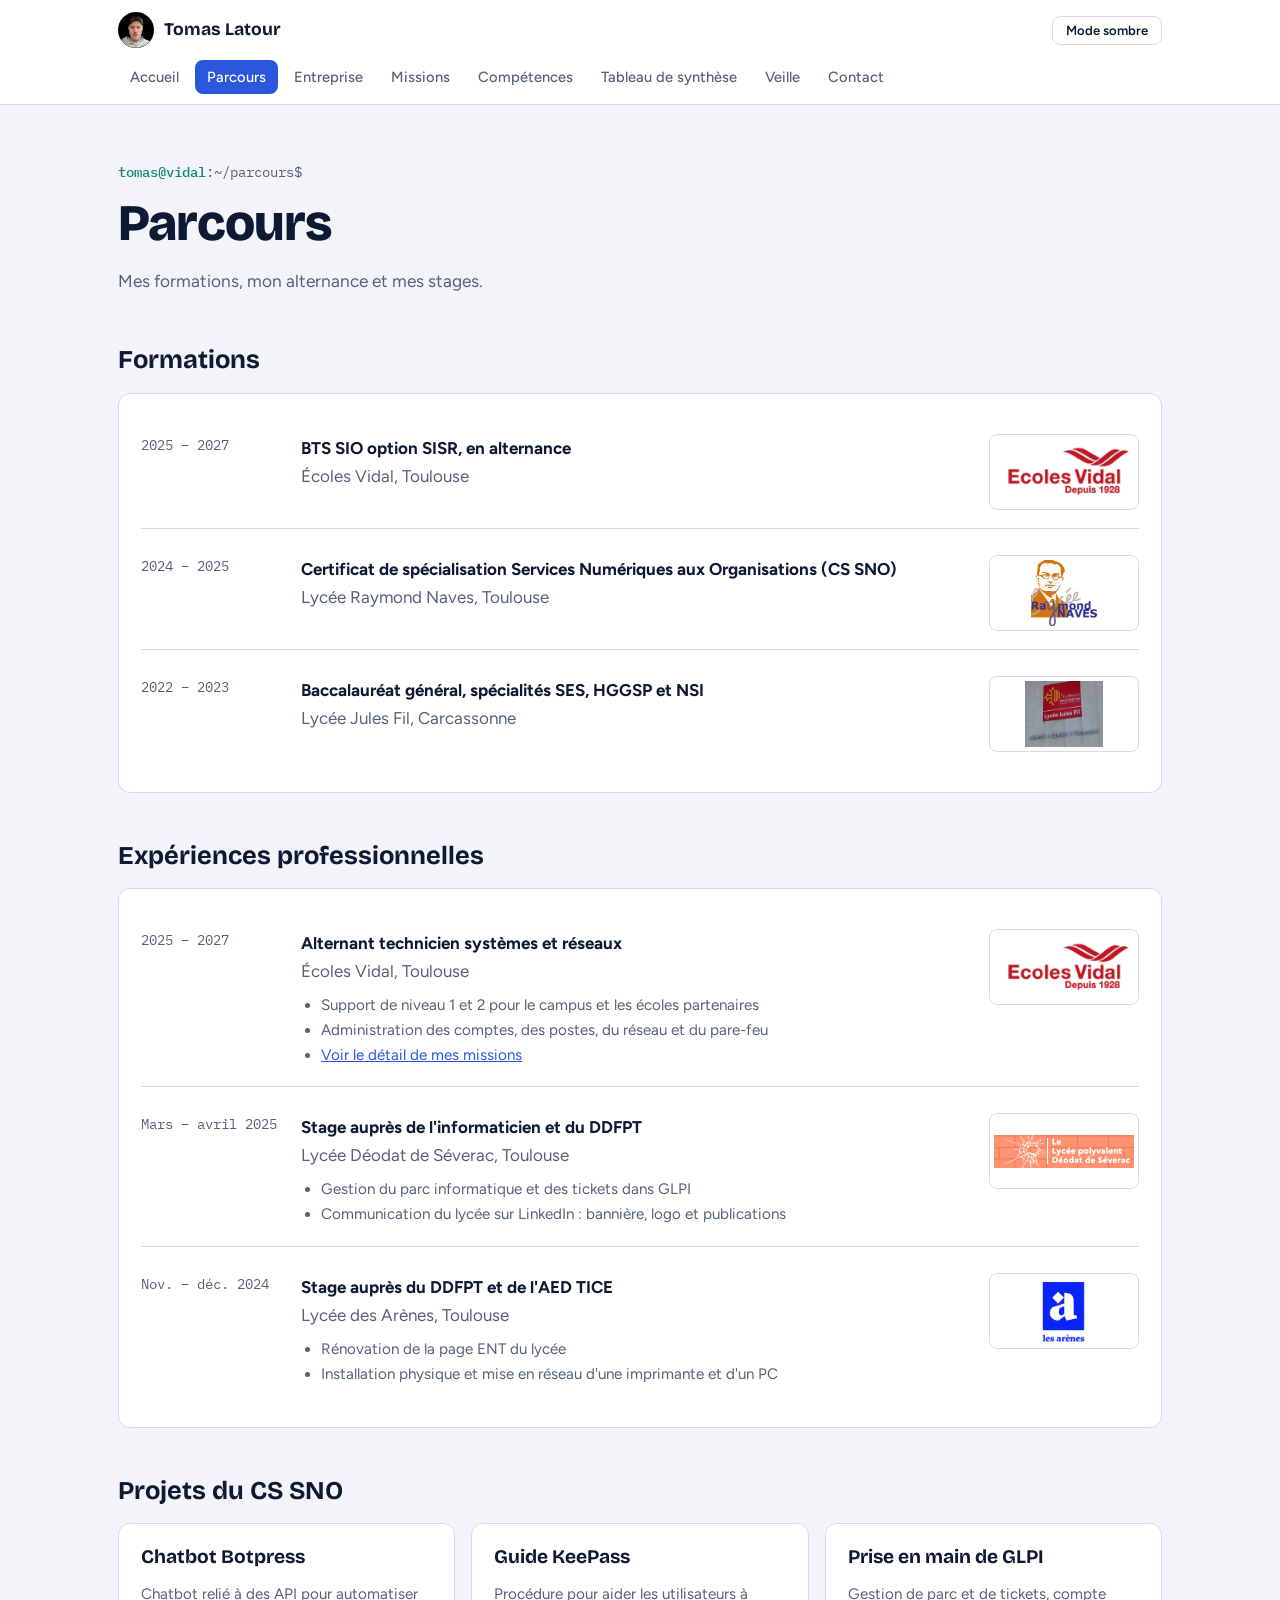
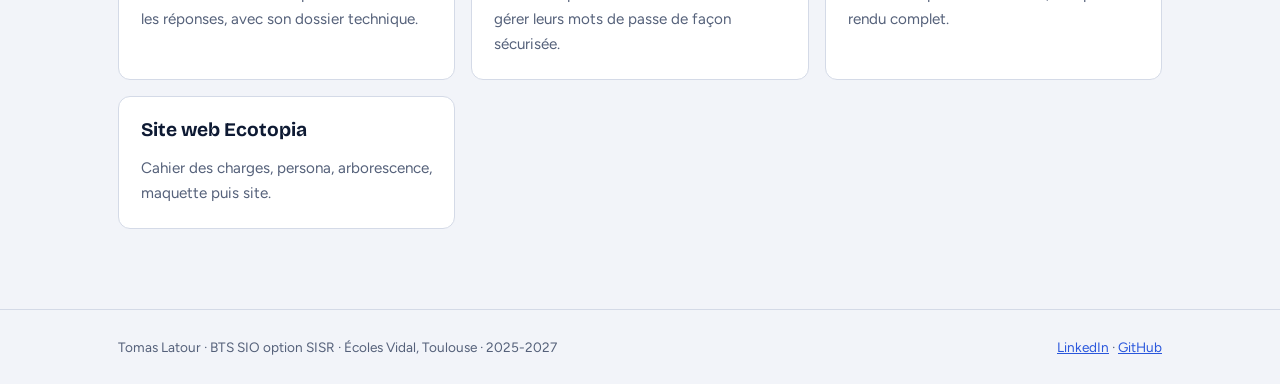
<file: parcours.html>
<!DOCTYPE html>
<html lang="fr">
<head>
<!-- ===== Réglages de la page (invisibles pour le visiteur) ===== -->
<meta charset="utf-8">
<meta name="viewport" content="width=device-width, initial-scale=1, viewport-fit=cover">
<meta name="description" content="Portfolio BTS SIO option SISR de Tomas Latour, alternant aux Écoles Vidal à Toulouse.">
<title>Parcours · Tomas Latour</title>
<meta name="claude:viewport-fit-sides" content="cover">
<!-- Les polices (Google Fonts) puis notre fichier de style commun -->
<link rel="preconnect" href="https://fonts.googleapis.com">
<link rel="stylesheet" href="https://fonts.googleapis.com/css2?family=Bricolage+Grotesque:opsz,wght@12..96,700;12..96,800&family=Figtree:wght@400;500;600&family=IBM+Plex+Mono:wght@400;500&display=swap">
<link rel="stylesheet" href="style.css">
</head>
<body>

<!-- ===== EN-TÊTE : le même sur toutes les pages ===== -->
<header class="entete">
  <div class="conteneur">
    <div class="entete-haut">
      <a class="marque" href="index.html"><img src="photo.jpg" alt="" width="36" height="36">Tomas Latour</a>
      <button class="bouton bouton-contour bouton-petit" id="bouton-theme" type="button">Mode sombre</button>
    </div>
    <!-- Le menu : la classe "actif" colore la page où l'on se trouve -->
    <nav class="menu">
      <a href="index.html">Accueil</a>
      <a href="parcours.html" class="actif">Parcours</a>
      <a href="entreprise.html">Entreprise</a>
      <a href="missions.html">Missions</a>
      <a href="competences.html">Compétences</a>
      <a href="synthese.html">Tableau de synthèse</a>
      <a href="veille.html">Veille</a>
      <a href="contact.html">Contact</a>
    </nav>
  </div>
</header>

<!-- ===== CONTENU DE LA PAGE ===== -->
<main class="conteneur">
  <!-- Titre de la page -->
  <div class="haut-page">
    <span class="code"><b>tomas@vidal</b>:~/parcours$</span>
    <h1>Parcours</h1>
    <p>Mes formations, mon alternance et mes stages.</p>
  </div>

  <section>
    <h2>Formations</h2>
    <div class="carte">
      <div class="ligne"><span class="code">2025 – 2027</span><div><strong>BTS SIO option SISR, en alternance</strong><span class="lieu">Écoles Vidal, Toulouse</span></div><img class="logo-ecole" src="logo-vidal.png" alt="Logo des Écoles Vidal" width="110" height="41"></div>
      <div class="ligne"><span class="code">2024 – 2025</span><div><strong>Certificat de spécialisation Services Numériques aux Organisations (CS SNO)</strong><span class="lieu">Lycée Raymond Naves, Toulouse</span></div><img class="logo-ecole" src="logo-raymond-naves.png" alt="Logo du lycée Raymond Naves"></div>
      <div class="ligne"><span class="code">2022 – 2023</span><div><strong>Baccalauréat général, spécialités SES, HGGSP et NSI</strong><span class="lieu">Lycée Jules Fil, Carcassonne</span></div><img class="logo-ecole" src="logo-jules-fil.png" alt="Logo du lycée Jules Fil"></div>
    </div>
  </section>

  <section class="bloc-page">
    <h2>Expériences professionnelles</h2>
    <div class="carte">
      <div class="ligne"><span class="code">2025 – 2027</span><div>
        <strong>Alternant technicien systèmes et réseaux</strong><span class="lieu">Écoles Vidal, Toulouse</span>
        <ul>
          <li>Support de niveau 1 et 2 pour le campus et les écoles partenaires</li>
          <li>Administration des comptes, des postes, du réseau et du pare-feu</li>
          <li><a href="missions.html">Voir le détail de mes missions</a></li>
        </ul>
      </div><img class="logo-ecole" src="logo-vidal.png" alt="Logo des Écoles Vidal" width="110" height="41"></div>
      <div class="ligne"><span class="code">Mars – avril 2025</span><div>
        <strong>Stage auprès de l'informaticien et du DDFPT</strong><span class="lieu">Lycée Déodat de Séverac, Toulouse</span>
        <ul>
          <li>Gestion du parc informatique et des tickets dans GLPI</li>
          <li>Communication du lycée sur LinkedIn : bannière, logo et publications</li>
        </ul>
      </div><img class="logo-ecole" src="logo-deodat.png" alt="Logo du lycée Déodat de Séverac"></div>
      <div class="ligne"><span class="code">Nov. – déc. 2024</span><div>
        <strong>Stage auprès du DDFPT et de l'AED TICE</strong><span class="lieu">Lycée des Arènes, Toulouse</span>
        <ul>
          <li>Rénovation de la page ENT du lycée</li>
          <li>Installation physique et mise en réseau d'une imprimante et d'un PC</li>
        </ul>
      </div><img class="logo-ecole" src="logo-arenes.png" alt="Logo du lycée des Arènes"></div>
    </div>
  </section>

  <section class="bloc-page">
    <h2>Projets du CS SNO</h2>
    <div class="grille">
      <div class="carte"><h3>Chatbot Botpress</h3><p>Chatbot relié à des API pour automatiser les réponses, avec son dossier technique.</p></div>
      <div class="carte"><h3>Guide KeePass</h3><p>Procédure pour aider les utilisateurs à gérer leurs mots de passe de façon sécurisée.</p></div>
      <div class="carte"><h3>Prise en main de GLPI</h3><p>Gestion de parc et de tickets, compte rendu complet.</p></div>
      <div class="carte"><h3>Site web Ecotopia</h3><p>Cahier des charges, persona, arborescence, maquette puis site.</p></div>
    </div>
  </section>
</main>

<!-- ===== PIED DE PAGE ===== -->
<footer>
  <div class="conteneur pied">
    <span>Tomas Latour · BTS SIO option SISR · Écoles Vidal, Toulouse · 2025-2027</span>
    <span><a href="https://www.linkedin.com/in/tomas-latour-89b52a328/" target="_blank" rel="noopener">LinkedIn</a> · <a href="https://github.com/Tomas090405" target="_blank" rel="noopener">GitHub</a></span>
  </div>
</footer>

<script src="script.js"></script>
</body>
</html>
</file>
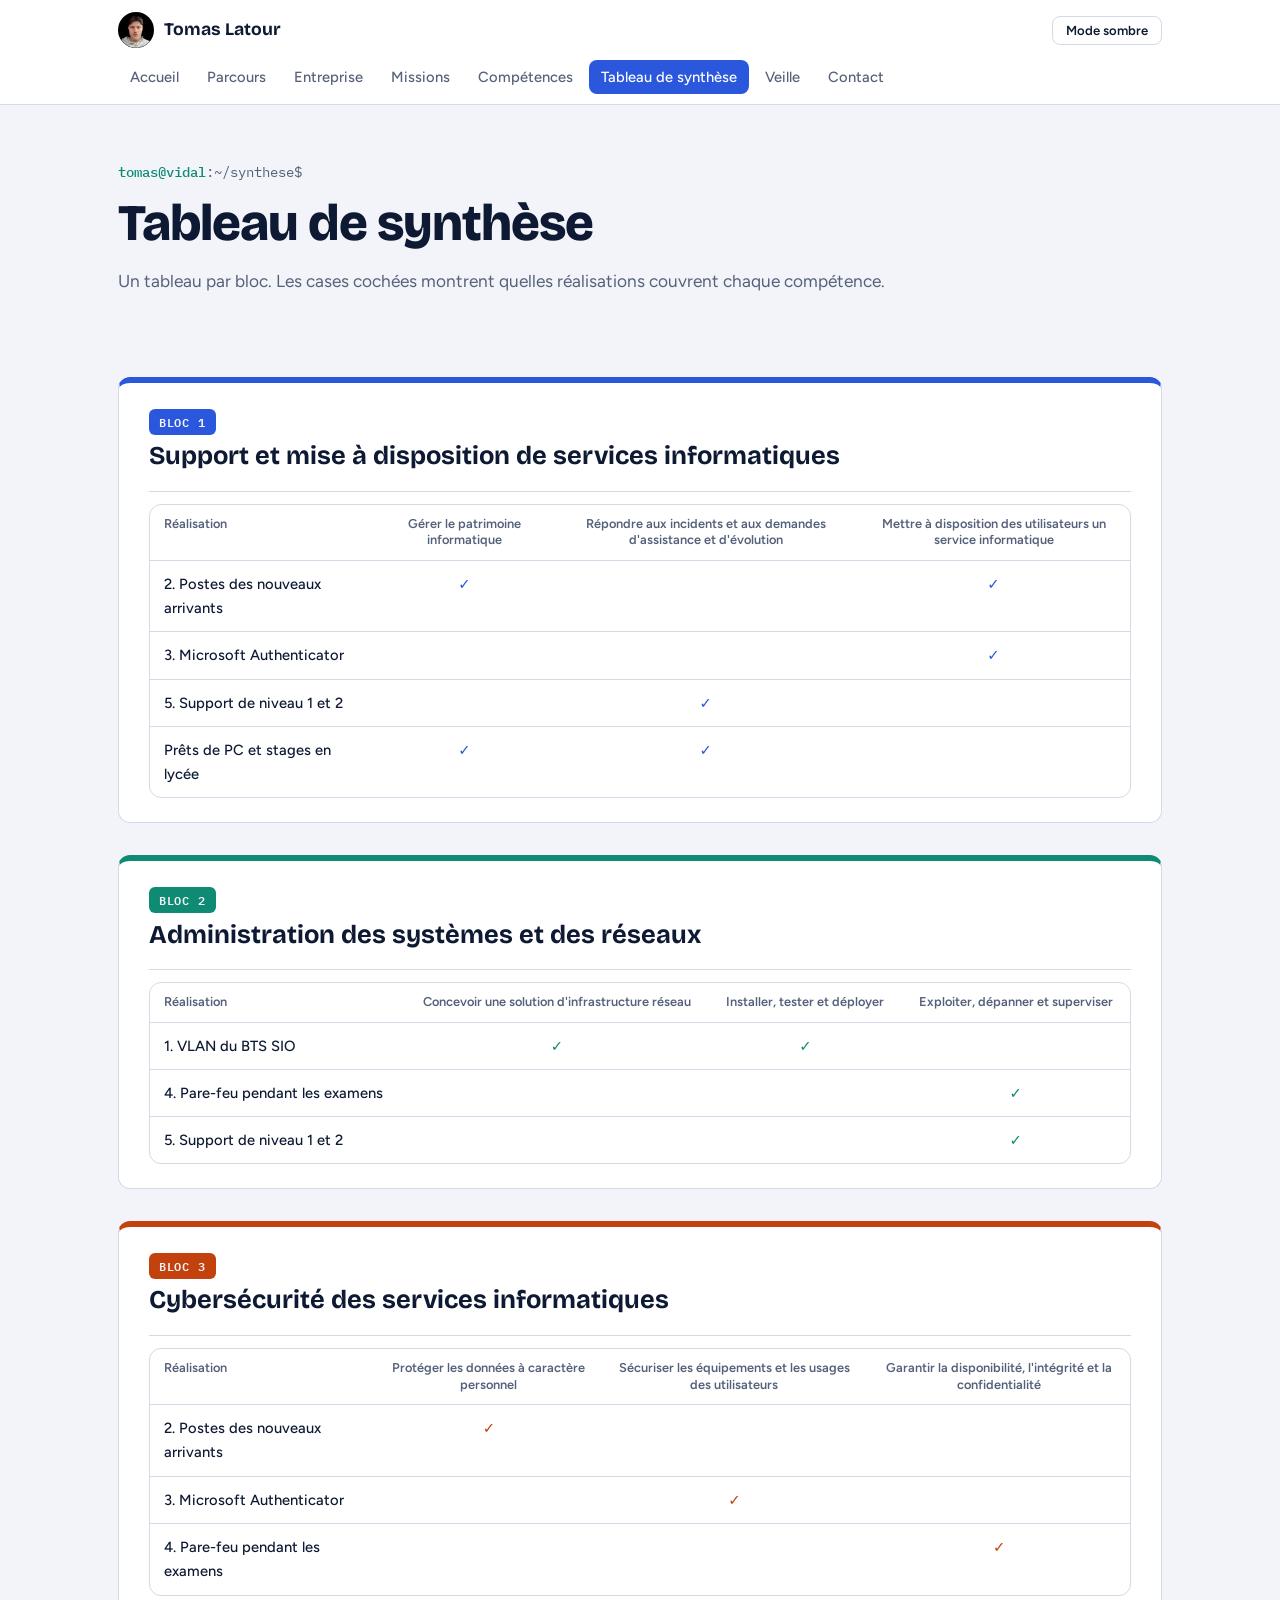
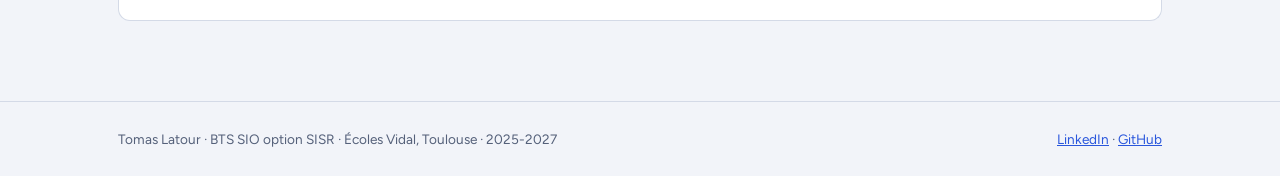
<file: synthese.html>
<!DOCTYPE html>
<html lang="fr">
<head>
<!-- ===== Réglages de la page (invisibles pour le visiteur) ===== -->
<meta charset="utf-8">
<meta name="viewport" content="width=device-width, initial-scale=1, viewport-fit=cover">
<meta name="description" content="Portfolio BTS SIO option SISR de Tomas Latour, alternant aux Écoles Vidal à Toulouse.">
<title>Synthèse · Tomas Latour</title>
<meta name="claude:viewport-fit-sides" content="cover">
<!-- Les polices (Google Fonts) puis notre fichier de style commun -->
<link rel="preconnect" href="https://fonts.googleapis.com">
<link rel="stylesheet" href="https://fonts.googleapis.com/css2?family=Bricolage+Grotesque:opsz,wght@12..96,700;12..96,800&family=Figtree:wght@400;500;600&family=IBM+Plex+Mono:wght@400;500&display=swap">
<link rel="stylesheet" href="style.css">
</head>
<body>

<!-- ===== EN-TÊTE : le même sur toutes les pages ===== -->
<header class="entete">
  <div class="conteneur">
    <div class="entete-haut">
      <a class="marque" href="index.html"><img src="photo.jpg" alt="" width="36" height="36">Tomas Latour</a>
      <button class="bouton bouton-contour bouton-petit" id="bouton-theme" type="button">Mode sombre</button>
    </div>
    <!-- Le menu : la classe "actif" colore la page où l'on se trouve -->
    <nav class="menu">
      <a href="index.html">Accueil</a>
      <a href="parcours.html">Parcours</a>
      <a href="entreprise.html">Entreprise</a>
      <a href="missions.html">Missions</a>
      <a href="competences.html">Compétences</a>
      <a href="synthese.html" class="actif">Tableau de synthèse</a>
      <a href="veille.html">Veille</a>
      <a href="contact.html">Contact</a>
    </nav>
  </div>
</header>

<!-- ===== CONTENU DE LA PAGE ===== -->
<main class="conteneur">
  <!-- Titre de la page -->
  <div class="haut-page">
    <span class="code"><b>tomas@vidal</b>:~/synthese$</span>
    <h1>Tableau de synthèse</h1>
    <p>Un tableau par bloc. Les cases cochées montrent quelles réalisations couvrent chaque compétence.</p>
  </div>
  <!-- ===== TABLEAU DU BLOC 1 ===== -->
  <section class="bloc-ref b1">
    <div class="bloc-ref-haut">
      <span class="bloc-numero">Bloc 1</span>
      <h2>Support et mise à disposition de services informatiques</h2>
    </div>
    <div class="tableau">
      <table class="synthese">
        <tr><th>Réalisation</th><th>Gérer le patrimoine informatique</th><th>Répondre aux incidents et aux demandes d'assistance et d'évolution</th><th>Mettre à disposition des utilisateurs un service informatique</th></tr>
        <tr><td>2. Postes des nouveaux arrivants</td><td class="coche">✓</td><td></td><td class="coche">✓</td></tr>
        <tr><td>3. Microsoft Authenticator</td><td></td><td></td><td class="coche">✓</td></tr>
        <tr><td>5. Support de niveau 1 et 2</td><td></td><td class="coche">✓</td><td></td></tr>
        <tr><td>Prêts de PC et stages en lycée</td><td class="coche">✓</td><td class="coche">✓</td><td></td></tr>
      </table>
    </div>
  </section>
  <!-- ===== TABLEAU DU BLOC 2 ===== -->
  <section class="bloc-ref b2">
    <div class="bloc-ref-haut">
      <span class="bloc-numero">Bloc 2</span>
      <h2>Administration des systèmes et des réseaux</h2>
    </div>
    <div class="tableau">
      <table class="synthese">
        <tr><th>Réalisation</th><th>Concevoir une solution d'infrastructure réseau</th><th>Installer, tester et déployer</th><th>Exploiter, dépanner et superviser</th></tr>
        <tr><td>1. VLAN du BTS SIO</td><td class="coche">✓</td><td class="coche">✓</td><td></td></tr>
        <tr><td>4. Pare-feu pendant les examens</td><td></td><td></td><td class="coche">✓</td></tr>
        <tr><td>5. Support de niveau 1 et 2</td><td></td><td></td><td class="coche">✓</td></tr>
      </table>
    </div>
  </section>
  <!-- ===== TABLEAU DU BLOC 3 ===== -->
  <section class="bloc-ref b3">
    <div class="bloc-ref-haut">
      <span class="bloc-numero">Bloc 3</span>
      <h2>Cybersécurité des services informatiques</h2>
    </div>
    <div class="tableau">
      <table class="synthese">
        <tr><th>Réalisation</th><th>Protéger les données à caractère personnel</th><th>Sécuriser les équipements et les usages des utilisateurs</th><th>Garantir la disponibilité, l'intégrité et la confidentialité</th></tr>
        <tr><td>2. Postes des nouveaux arrivants</td><td class="coche">✓</td><td></td><td></td></tr>
        <tr><td>3. Microsoft Authenticator</td><td></td><td class="coche">✓</td><td></td></tr>
        <tr><td>4. Pare-feu pendant les examens</td><td></td><td></td><td class="coche">✓</td></tr>
      </table>
    </div>
  </section>
</main>

<!-- ===== PIED DE PAGE ===== -->
<footer>
  <div class="conteneur pied">
    <span>Tomas Latour · BTS SIO option SISR · Écoles Vidal, Toulouse · 2025-2027</span>
    <span><a href="https://www.linkedin.com/in/tomas-latour-89b52a328/" target="_blank" rel="noopener">LinkedIn</a> · <a href="https://github.com/Tomas090405" target="_blank" rel="noopener">GitHub</a></span>
  </div>
</footer>

<script src="script.js"></script>
</body>
</html>
</file>
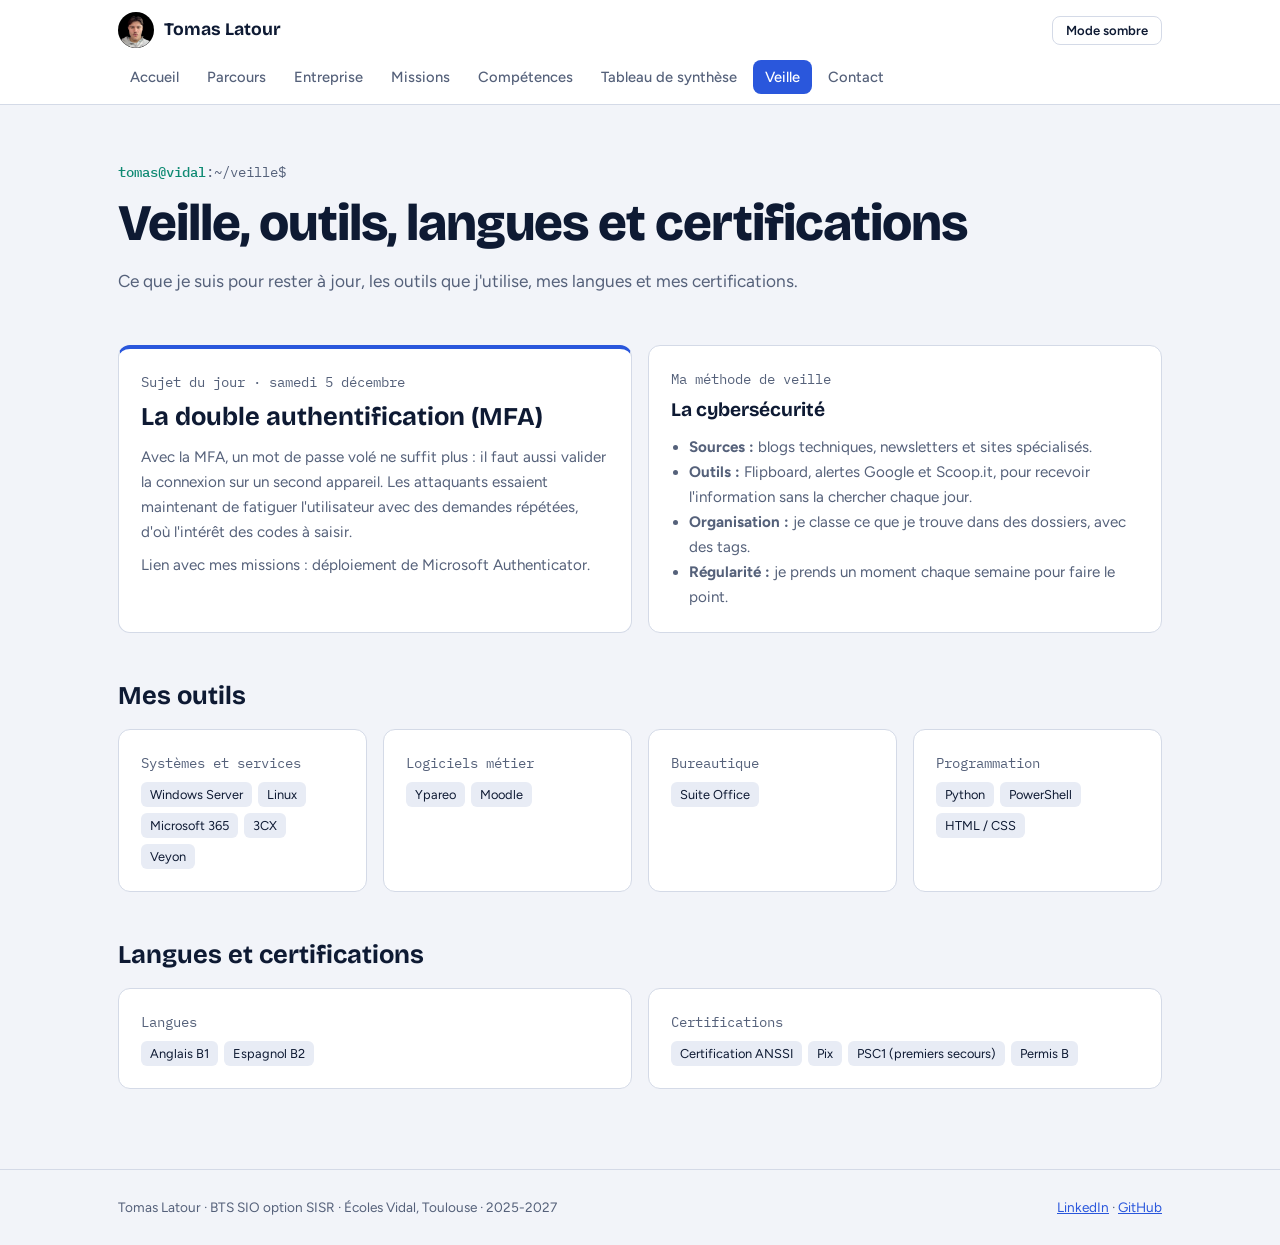
<file: veille.html>
<!DOCTYPE html>
<html lang="fr">
<head>
<!-- ===== Réglages de la page (invisibles pour le visiteur) ===== -->
<meta charset="utf-8">
<meta name="viewport" content="width=device-width, initial-scale=1, viewport-fit=cover">
<meta name="description" content="Portfolio BTS SIO option SISR de Tomas Latour, alternant aux Écoles Vidal à Toulouse.">
<title>Veille · Tomas Latour</title>
<meta name="claude:viewport-fit-sides" content="cover">
<!-- Les polices (Google Fonts) puis notre fichier de style commun -->
<link rel="preconnect" href="https://fonts.googleapis.com">
<link rel="stylesheet" href="https://fonts.googleapis.com/css2?family=Bricolage+Grotesque:opsz,wght@12..96,700;12..96,800&family=Figtree:wght@400;500;600&family=IBM+Plex+Mono:wght@400;500&display=swap">
<link rel="stylesheet" href="style.css">
</head>
<body>

<!-- ===== EN-TÊTE : le même sur toutes les pages ===== -->
<header class="entete">
  <div class="conteneur">
    <div class="entete-haut">
      <a class="marque" href="index.html"><img src="photo.jpg" alt="" width="36" height="36">Tomas Latour</a>
      <button class="bouton bouton-contour bouton-petit" id="bouton-theme" type="button">Mode sombre</button>
    </div>
    <!-- Le menu : la classe "actif" colore la page où l'on se trouve -->
    <nav class="menu">
      <a href="index.html">Accueil</a>
      <a href="parcours.html">Parcours</a>
      <a href="entreprise.html">Entreprise</a>
      <a href="missions.html">Missions</a>
      <a href="competences.html">Compétences</a>
      <a href="synthese.html">Tableau de synthèse</a>
      <a href="veille.html" class="actif">Veille</a>
      <a href="contact.html">Contact</a>
    </nav>
  </div>
</header>

<!-- ===== CONTENU DE LA PAGE ===== -->
<main class="conteneur">
  <!-- Titre de la page -->
  <div class="haut-page">
    <span class="code"><b>tomas@vidal</b>:~/veille$</span>
    <h1>Veille, outils, langues et certifications</h1>
    <p>Ce que je suis pour rester à jour, les outils que j'utilise, mes langues et mes certifications.</p>
  </div>

  <section class="grille">
    <!-- Le sujet du jour : script.js le remplace chaque jour par un autre sujet de la liste -->
    <div class="carte sujet-jour">
      <span class="code" id="veille-date">Sujet du jour</span>
      <h2 id="veille-titre">L'hameçonnage (phishing)</h2>
      <p id="veille-texte">Des e-mails ou des SMS imitent une banque, un livreur ou un service interne pour voler des identifiants. C'est encore la première porte d'entrée des attaques : la double authentification et la sensibilisation des utilisateurs restent les meilleures protections.</p>
      <p class="note" id="veille-lien">Lien avec mes missions : déploiement de Microsoft Authenticator.</p>
    </div>
    <div class="carte">
      <span class="code">Ma méthode de veille</span>
      <h3>La cybersécurité</h3>
      <ul>
        <li><strong>Sources :</strong> blogs techniques, newsletters et sites spécialisés.</li>
        <li><strong>Outils :</strong> Flipboard, alertes Google et Scoop.it, pour recevoir l'information sans la chercher chaque jour.</li>
        <li><strong>Organisation :</strong> je classe ce que je trouve dans des dossiers, avec des tags.</li>
        <li><strong>Régularité :</strong> je prends un moment chaque semaine pour faire le point.</li>
      </ul>
    </div>
  </section>

  <section class="bloc-page">
    <h2>Mes outils</h2>
    <div class="grille grille-quatre">
      <div class="carte"><span class="code">Systèmes et services</span><div class="puces"><span class="puce">Windows Server</span><span class="puce">Linux</span><span class="puce">Microsoft 365</span><span class="puce">3CX</span><span class="puce">Veyon</span></div></div>
      <div class="carte"><span class="code">Logiciels métier</span><div class="puces"><span class="puce">Ypareo</span><span class="puce">Moodle</span></div></div>
      <div class="carte"><span class="code">Bureautique</span><div class="puces"><span class="puce">Suite Office</span></div></div>
      <div class="carte"><span class="code">Programmation</span><div class="puces"><span class="puce">Python</span><span class="puce">PowerShell</span><span class="puce">HTML / CSS</span></div></div>
    </div>
  </section>

  <section class="bloc-page">
    <h2>Langues et certifications</h2>
    <div class="grille">
      <div class="carte"><span class="code">Langues</span><div class="puces"><span class="puce">Anglais B1</span><span class="puce">Espagnol B2</span></div></div>
      <div class="carte"><span class="code">Certifications</span><div class="puces"><span class="puce">Certification ANSSI</span><span class="puce">Pix</span><span class="puce">PSC1 (premiers secours)</span><span class="puce">Permis B</span></div></div>
    </div>
  </section>
</main>

<!-- ===== PIED DE PAGE ===== -->
<footer>
  <div class="conteneur pied">
    <span>Tomas Latour · BTS SIO option SISR · Écoles Vidal, Toulouse · 2025-2027</span>
    <span><a href="https://www.linkedin.com/in/tomas-latour-89b52a328/" target="_blank" rel="noopener">LinkedIn</a> · <a href="https://github.com/Tomas090405" target="_blank" rel="noopener">GitHub</a></span>
  </div>
</footer>

<script src="script.js"></script>
</body>
</html>
</file>
<file: style.css>
/* =========================================================
   STYLE.CSS : l'apparence de TOUTES les pages du portfolio
   Chaque page HTML charge ce fichier avec :
   <link rel="stylesheet" href="style.css">
   ========================================================= */


/* ---------------------------------------------------------
   1. LES COULEURS ET LES POLICES (variables)
   On les écrit une fois ici, puis on les utilise avec var(--nom).
   --------------------------------------------------------- */

/* Mode CLAIR (mode par défaut) */
:root {
  --fond: #f2f4f9;        /* fond de la page */
  --surface: #ffffff;     /* fond des cartes */
  --surface-2: #e8ecf5;   /* fond des pastilles et zones grisées */
  --encre: #0e1a33;       /* texte principal (bleu nuit) */
  --doux: #55617a;        /* texte secondaire */
  --trait: #d4dae7;       /* bordures */
  --accent: #2a57dc;      /* bleu des liens et boutons */
  --accent-texte: #ffffff;/* texte posé sur le bleu */

  /* Une couleur par bloc du référentiel */
  --bloc1: #2a57dc;       /* Bloc 1 : support (bleu) */
  --bloc2: #0f8a73;       /* Bloc 2 : systèmes et réseaux (vert) */
  --bloc3: #c2410c;       /* Bloc 3 : cybersécurité (orange) */

  /* Le "terminal" de la page d'accueil */
  --terminal: #0e1a33;
  --terminal-texte: #d8e1f5;
  --terminal-vert: #5ee0a8;

  --police-titre: "Bricolage Grotesque", "Trebuchet MS", sans-serif;
  --police-texte: "Figtree", "Segoe UI", system-ui, sans-serif;
  --police-code: "IBM Plex Mono", ui-monospace, Consolas, monospace;
  color-scheme: light;
}

/* Mode SOMBRE si l'ordinateur du visiteur est en sombre */
@media (prefers-color-scheme: dark) {
  :root:not([data-theme="light"]) {
    --fond: #0a1020; --surface: #111a2e; --surface-2: #1a2540;
    --encre: #e6ebf5; --doux: #95a2bd; --trait: #26324f;
    --accent: #7d9bff; --accent-texte: #0a1020;
    --bloc1: #7d9bff; --bloc2: #4fd1b0; --bloc3: #fb923c;
    --terminal: #060b17; --terminal-texte: #d8e1f5; --terminal-vert: #5ee0a8;
    color-scheme: dark;
  }
}
/* Mode SOMBRE si le visiteur clique sur le bouton */
:root[data-theme="dark"] {
  --fond: #0a1020; --surface: #111a2e; --surface-2: #1a2540;
  --encre: #e6ebf5; --doux: #95a2bd; --trait: #26324f;
  --accent: #7d9bff; --accent-texte: #0a1020;
  --bloc1: #7d9bff; --bloc2: #4fd1b0; --bloc3: #fb923c;
  --terminal: #060b17; --terminal-texte: #d8e1f5; --terminal-vert: #5ee0a8;
  color-scheme: dark;
}


/* ---------------------------------------------------------
   2. RÉGLAGES DE BASE
   --------------------------------------------------------- */
* { box-sizing: border-box; }

body {
  margin: 0;
  background: var(--fond);
  color: var(--encre);
  font-family: var(--police-texte);
  font-size: 17px;
  line-height: 1.65;
}
a { color: var(--accent); }
p { margin: 0 0 14px; max-width: 70ch; }
img { max-width: 100%; }

/* Contour visible quand on navigue au clavier */
a:focus-visible, button:focus-visible, summary:focus-visible {
  outline: 2px solid var(--accent); outline-offset: 3px;
}

/* Le conteneur centre le contenu avec une marge sur les côtés */
.conteneur {
  max-width: 1080px;
  margin: 0 auto;
  padding-left: max(18px, env(safe-area-inset-left, 0px));
  padding-right: max(18px, env(safe-area-inset-right, 0px));
}

/* Les titres : police épaisse, en minuscules normales */
h1, h2, h3 {
  font-family: var(--police-titre);
  line-height: 1.15;
  text-wrap: balance;
  margin: 0;
}
h1 { font-size: clamp(2.1rem, 4.6vw, 3.2rem); font-weight: 800; letter-spacing: -0.02em; }
h2 { font-size: 1.6rem; font-weight: 700; margin-bottom: 18px; }
h3 { font-size: 1.2rem; font-weight: 700; margin-bottom: 6px; }
h4 { font-size: 0.95rem; margin: 22px 0 8px; }

/* Texte en police "code" (chemins, petites étiquettes) */
.code { font-family: var(--police-code); font-size: 0.85rem; color: var(--doux); }


/* ---------------------------------------------------------
   3. EN-TÊTE ET MENU (en haut de chaque page)
   --------------------------------------------------------- */
body::before {   /* couleur sous la barre d'état des téléphones */
  content: ""; position: fixed; inset: 0 0 auto;
  height: env(safe-area-inset-top, 0px); z-index: 10; background: var(--surface);
}
.entete {
  position: sticky; top: env(safe-area-inset-top, 0px); z-index: 5;
  background: var(--surface);
  border-bottom: 1px solid var(--trait);
}
.entete-haut { display: flex; align-items: center; justify-content: space-between; gap: 14px; padding-block: 12px; }
.marque { display: flex; align-items: center; gap: 10px; color: var(--encre); text-decoration: none; font-family: var(--police-titre); font-weight: 700; font-size: 1.1rem; }
.marque img { width: 36px; height: 36px; border-radius: 50%; object-fit: cover; }

/* Le menu : défile sur le côté si l'écran est trop étroit */
.menu { display: flex; gap: 4px; overflow-x: auto; padding-bottom: 10px; scrollbar-width: none; }
.menu a {
  white-space: nowrap; text-decoration: none; color: var(--doux);
  font-size: 0.92rem; font-weight: 500;
  padding: 5px 12px; border-radius: 8px;
}
.menu a:hover { background: var(--surface-2); color: var(--encre); }
.menu a.actif { background: var(--accent); color: var(--accent-texte); }  /* la page où l'on est */


/* ---------------------------------------------------------
   4. BOUTONS
   --------------------------------------------------------- */
.bouton {
  display: inline-flex; align-items: center; gap: 8px;
  font: 600 0.9rem var(--police-texte);
  background: var(--accent); color: var(--accent-texte);
  border: 1px solid var(--accent); border-radius: 8px;
  padding: 9px 18px; cursor: pointer; text-decoration: none;
}
.bouton:hover { filter: brightness(1.08); }
.bouton-contour { background: transparent; color: var(--encre); border-color: var(--trait); }
.bouton-contour:hover { background: var(--surface-2); filter: none; }
.bouton-petit { font-size: 0.82rem; padding: 6px 13px; }


/* ---------------------------------------------------------
   5. HAUT DE PAGE (titre de chaque page)
   La ligne "tomas@vidal:~/missions$" imite un terminal
   --------------------------------------------------------- */
.haut-page { padding-block: 56px 36px; }
.haut-page .code { display: block; margin-bottom: 10px; }
.haut-page .code b { color: var(--bloc2); font-weight: 500; }
.haut-page p { color: var(--doux); font-size: 1.08rem; margin-top: 14px; }
main { padding-bottom: 80px; }
.bloc-page { margin-top: 48px; }   /* espace entre deux parties d'une même page */


/* ---------------------------------------------------------
   6. PAGE D'ACCUEIL : texte + fenêtre de terminal
   --------------------------------------------------------- */
.accueil { display: grid; grid-template-columns: 1.15fr 1fr; gap: 40px; align-items: center; padding-block: 64px 48px; }
.accueil > div { min-width: 0; }
.accueil p { color: var(--doux); font-size: 1.1rem; margin-top: 18px; }
.actions { display: flex; flex-wrap: wrap; gap: 10px; margin-top: 24px; }

.terminal {
  background: var(--terminal); color: var(--terminal-texte);
  border-radius: 12px; overflow: hidden;
  font-family: var(--police-code); font-size: 0.86rem; line-height: 1.75;
  box-shadow: 0 18px 40px -20px rgba(14, 26, 51, 0.55);
}
.terminal-barre { display: flex; gap: 6px; padding: 10px 14px; background: rgba(255, 255, 255, 0.06); }
.terminal-barre span { width: 10px; height: 10px; border-radius: 50%; background: rgba(255, 255, 255, 0.25); }
.terminal-corps { padding: 16px 18px 20px; overflow-x: auto; }
.terminal .invite { color: var(--terminal-vert); }
.terminal .dim { color: #8494b6; }
.curseur { display: inline-block; width: 8px; height: 1em; background: var(--terminal-vert); vertical-align: -2px; animation: clignote 1s steps(1) infinite; }
@keyframes clignote { 50% { opacity: 0; } }
@media (prefers-reduced-motion: reduce) { .curseur { animation: none; } }

/* À propos : photo + texte */
.apropos { display: grid; grid-template-columns: 200px 1fr; gap: 32px; align-items: start; }
.apropos img { width: 200px; height: 200px; border-radius: 16px; object-fit: cover; }
.apropos > div { min-width: 0; }


/* ---------------------------------------------------------
   7. CARTES ET GRILLES
   auto-fit : le nombre de colonnes s'adapte à l'écran
   --------------------------------------------------------- */
.grille { display: grid; grid-template-columns: repeat(auto-fit, minmax(250px, 1fr)); gap: 16px; }
.carte {
  background: var(--surface); border: 1px solid var(--trait); border-radius: 12px;
  padding: 22px; display: flex; flex-direction: column; gap: 8px; min-width: 0;
}
.carte p, .carte ul { margin: 0; color: var(--doux); font-size: 0.95rem; }
.carte ul { padding-left: 18px; }
a.carte { text-decoration: none; color: var(--encre); transition: border-color 0.15s, transform 0.15s; }
a.carte:hover { border-color: var(--accent); transform: translateY(-2px); }
.carte .fleche { color: var(--accent); font-weight: 600; font-size: 0.9rem; margin-top: auto; }

/* Pastilles (outils) */
.puces { display: flex; flex-wrap: wrap; gap: 6px; }
.puce { font-size: 0.8rem; background: var(--surface-2); border-radius: 6px; padding: 2px 9px; }

/* Étiquettes de bloc : Bloc 1 / Bloc 2 / Bloc 3 */
.blocs { display: flex; flex-wrap: wrap; gap: 6px; }
.bloc { font: 600 0.72rem var(--police-code); text-transform: uppercase; letter-spacing: 0.04em; padding: 3px 8px; border-radius: 6px; border: 1px solid currentColor; }
.b1 { --c: var(--bloc1); }
.b2 { --c: var(--bloc2); }
.b3 { --c: var(--bloc3); }
.bloc.b1, .bloc.b2, .bloc.b3 { color: var(--c); }


/* ---------------------------------------------------------
   8. LISTE "PARCOURS" (date à gauche, texte à droite)
   --------------------------------------------------------- */
.ligne { display: grid; grid-template-columns: 140px 1fr; gap: 4px 20px; padding: 18px 0; border-bottom: 1px solid var(--trait); }
.ligne:last-child { border-bottom: 0; }
.ligne > div { min-width: 0; }
.ligne .lieu { display: block; color: var(--doux); }
.ligne ul { margin: 8px 0 0; padding-left: 20px; }


/* ---------------------------------------------------------
   9. FICHES MISSIONS
   --------------------------------------------------------- */
.missions { display: flex; flex-direction: column; gap: 16px; }
.mission {
  background: var(--surface); border: 1px solid var(--trait); border-radius: 12px;
  padding: 26px clamp(18px, 4vw, 34px);
  scroll-margin-top: 130px;   /* le titre n'est pas caché sous le menu quand on arrive par un lien */
}
.mission-haut { display: flex; flex-wrap: wrap; justify-content: space-between; align-items: flex-start; gap: 10px 16px; margin-bottom: 12px; }
.mission-haut > div { min-width: 0; }
.mission ol, .mission ul { padding-left: 22px; max-width: 72ch; }
.mission li { margin-bottom: 5px; }
.mission .puces { margin-bottom: 14px; }

/* Bouton "Voir les détails" (balise <details>, sans JavaScript) */
.details > summary { list-style: none; }
.details > summary::-webkit-details-marker { display: none; }
.details .masquer { display: none; }
.details[open] .voir { display: none; }
.details[open] .masquer { display: inline; }
.details-contenu { margin-top: 6px; padding-top: 4px; border-top: 1px dashed var(--trait); }
.details h4 { color: var(--accent); }

.difficulte { background: var(--surface-2); border-radius: 8px; padding: 12px 16px; max-width: 72ch; }
.difficulte strong { display: block; }


/* ---------------------------------------------------------
   10. TABLEAUX (défilent sur le côté sur téléphone)
   --------------------------------------------------------- */
.tableau { overflow-x: auto; background: var(--surface); border: 1px solid var(--trait); border-radius: 12px; }
table { border-collapse: collapse; width: 100%; font-size: 0.92rem; }
th, td { padding: 11px 14px; border-bottom: 1px solid var(--trait); text-align: left; vertical-align: top; }
tr:last-child td { border-bottom: 0; }
th { font: 500 0.74rem var(--police-code); text-transform: uppercase; letter-spacing: 0.04em; color: var(--doux); }
.synthese td:not(:first-child), .synthese th:not(:first-child) { text-align: center; }
.coche { color: var(--accent); font-weight: 700; }
.note { color: var(--doux); font-size: 0.9rem; margin-top: 12px; }


/* ---------------------------------------------------------
   11. PAGE COMPÉTENCES : un encadré par bloc
   --------------------------------------------------------- */
/* Chaque bloc est un grand cadre séparé, avec une bande de sa couleur en haut.
   --c = la couleur du bloc (définie par .b1, .b2 ou .b3) */
.bloc-ref {
  background: var(--surface);
  border: 1px solid var(--trait);
  border-top: 6px solid var(--c);
  border-radius: 12px;
  padding: 24px clamp(18px, 3vw, 30px);
  margin-top: 32px;
  color: var(--encre);
}
.bloc-ref-haut { padding-bottom: 16px; margin-bottom: 8px; border-bottom: 1px solid var(--trait); }
.bloc-ref-haut h2 { margin: 6px 0 4px; }
.bloc-numero {
  display: inline-block; font: 600 0.78rem var(--police-code);
  text-transform: uppercase; letter-spacing: 0.06em;
  color: var(--fond); background: var(--c); border-radius: 6px; padding: 3px 10px;
}
.bloc-ref .tableau { margin-top: 12px; }
.bloc-ref .coche { color: var(--c); }

.competence { padding: 14px 0; border-bottom: 1px solid var(--trait); }
.competence:last-child { border-bottom: 0; padding-bottom: 0; }
.competence strong { display: block; }
.competence span { color: var(--doux); font-size: 0.95rem; }

/* Compétences mobilisées, en bas de chaque mission : un encadré par bloc */
.comp-blocs { display: grid; gap: 10px; }
.comp-bloc { border-left: 4px solid var(--c); background: var(--surface-2); border-radius: 0 8px 8px 0; padding: 10px 14px; }
.comp-bloc .code { color: var(--c); font-weight: 500; }
.comp-bloc ul { margin: 4px 0 0; }

/* Légende des couleurs en haut de la page Missions */
.legende { display: grid; gap: 6px; color: var(--doux); font-size: 0.9rem; margin-bottom: 24px; }
.legende .bloc { display: inline-block; min-width: 64px; text-align: center; margin-right: 8px; }

/* Grille de 4 cartes : 4 colonnes sur ordinateur, 2 puis 1 sur petit écran */
.grille-quatre { grid-template-columns: repeat(auto-fit, minmax(210px, 1fr)); }


/* ---------------------------------------------------------
   12. PIED DE PAGE
   --------------------------------------------------------- */
footer { border-top: 1px solid var(--trait); padding-block: 26px; color: var(--doux); font-size: 0.85rem; }
.pied { display: flex; flex-wrap: wrap; justify-content: space-between; gap: 8px 20px; }


/* ---------------------------------------------------------
   13. SUJET DE VEILLE DU JOUR
   --------------------------------------------------------- */
.sujet-jour { border-top: 4px solid var(--accent); }
.sujet-jour h2 { margin-bottom: 6px; }


/* ---------------------------------------------------------
   14. SUR TÉLÉPHONE (écran de moins de 760px)
   --------------------------------------------------------- */
@media (max-width: 760px) {
  .accueil { grid-template-columns: 1fr; padding-block: 40px 32px; }
  .apropos { grid-template-columns: 1fr; }
  .apropos img { width: 140px; height: 140px; }
  .ligne { grid-template-columns: 1fr; }
  .haut-page { padding-block: 40px 24px; }
}

/* En-têtes du tableau de synthèse : noms des compétences en entier, lisibles */
.synthese th { text-transform: none; letter-spacing: 0; font-family: var(--police-texte); font-size: 0.8rem; font-weight: 600; line-height: 1.3; }
.synthese th:not(:first-child) { min-width: 120px; }
.synthese td:first-child { min-width: 190px; font-weight: 500; }


/* ---------------------------------------------------------
   15. CAPTURES D'ÉCRAN DES MISSIONS
   --------------------------------------------------------- */
.capture { margin: 0 0 16px; }
.capture img {
  display: block; width: 100%; height: auto;
  border: 1px solid var(--trait); border-radius: 8px;
  background: var(--surface-2);
}
.capture a:hover img { border-color: var(--accent); }
.capture figcaption { color: var(--doux); font-size: 0.85rem; margin-top: 6px; }

/* Les deux formulaires de prêt côte à côte (l'un sous l'autre sur téléphone) */
.captures { display: grid; grid-template-columns: repeat(auto-fit, minmax(220px, 1fr)); gap: 16px; margin-top: 8px; }
.captures img { max-height: 520px; object-fit: contain; }
.carte-large { margin-top: 16px; }


/* ---------------------------------------------------------
   16. LOGOS DES ÉCOLES
   Posés sur un fond blanc pour rester lisibles en mode sombre
   --------------------------------------------------------- */
.logo-ecole {
  display: block; width: 110px; height: auto;
  background: #ffffff; border-radius: 8px; padding: 6px 8px;
  border: 1px solid var(--trait);
}
.logo-grand { width: 165px; margin-bottom: 20px; }
.ligne { grid-template-columns: 140px 1fr auto; align-items: start; }
@media (max-width: 760px) { .ligne { grid-template-columns: 1fr; } }

/* Bouton "Voir la capture" : l'image n'apparaît qu'après le clic */
.details-image { margin: 0 0 10px; }
.details-image[open] .capture, .details-image[open] .captures { margin-top: 12px; }
.mission .details-image + .details { margin-top: 0; }
.carte-large .details-image > summary { align-self: flex-start; }

/* Tous les logos dans une même boîte : ils gardent leurs proportions */
.logo-ecole { width: 150px; height: 76px; object-fit: contain; padding: 4px; }
.logo-grand { width: 165px; height: auto; }
</file>
